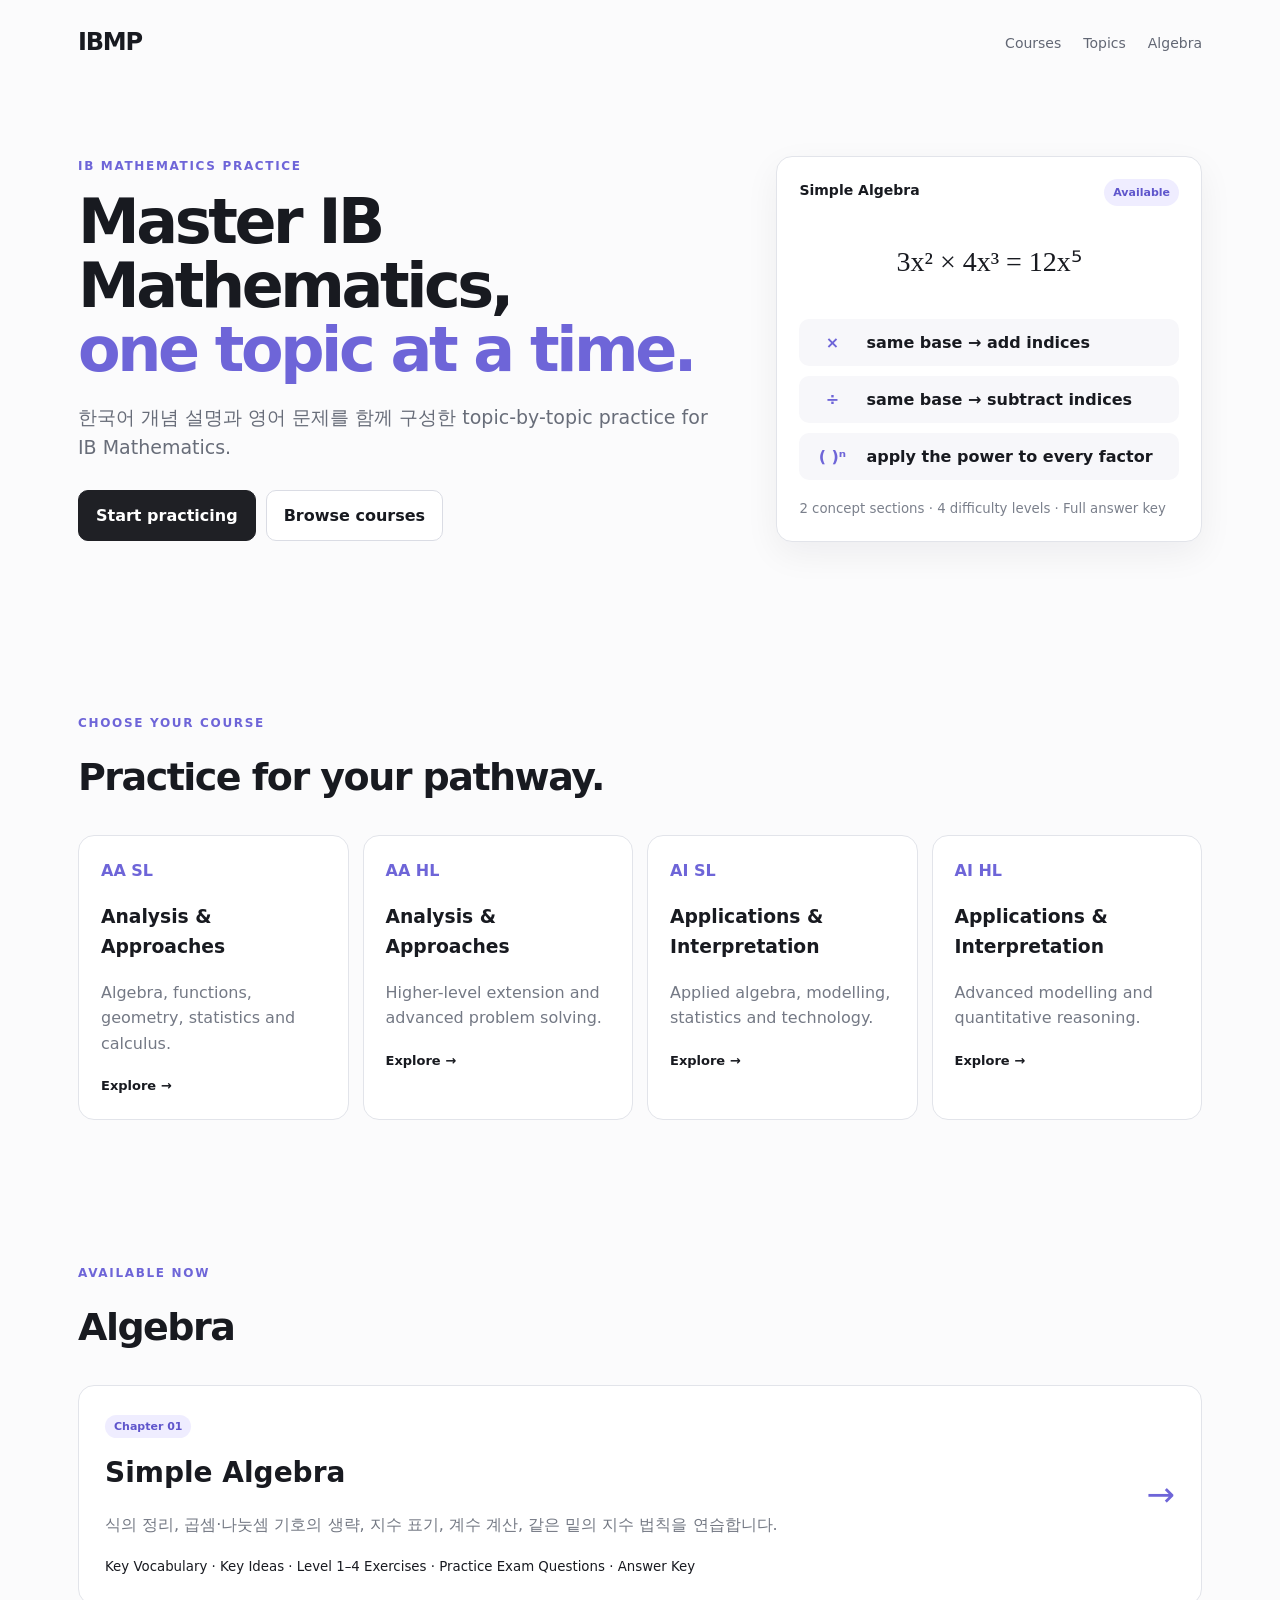
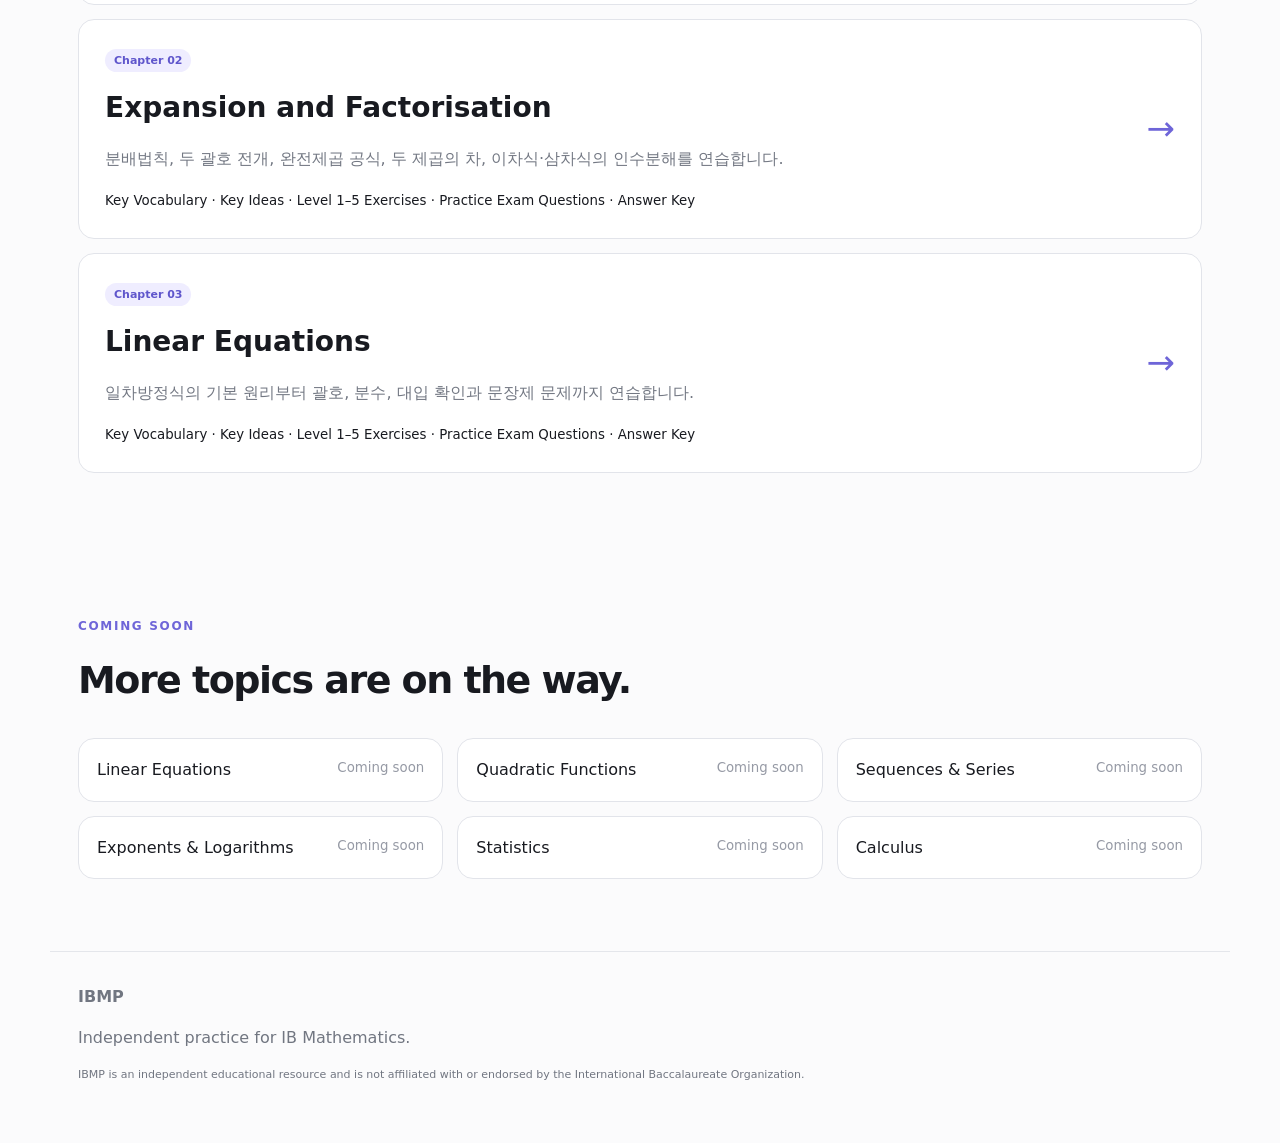
<file: index.html>
<!doctype html>
<html lang="en">
<head>
<meta charset="utf-8">
<meta name="viewport" content="width=device-width,initial-scale=1">
<title>IBMP — IB Mathematics Practice</title>
<link rel="stylesheet" href="styles.css">
</head>
<body>
<header class="header">
  <a class="brand" href="index.html">IBMP</a>
  <nav><a href="#courses">Courses</a><a href="#available">Topics</a><a href="algebra.html">Algebra</a></nav>
</header>

<main>
<section class="hero">
  <div>
    <div class="eyebrow">IB Mathematics Practice</div>
    <h1>Master IB Mathematics,<br><span>one topic at a time.</span></h1>
    <p>한국어 개념 설명과 영어 문제를 함께 구성한 topic-by-topic practice for IB Mathematics.</p>
    <div class="actions">
      <a class="btn primary" href="#available">Start practicing</a>
      <a class="btn" href="#courses">Browse courses</a>
    </div>
  </div>

  <div class="preview">
    <div class="preview-top"><strong>Simple Algebra</strong><span>Available</span></div>
    <div class="formula">3x² × 4x³ = 12x⁵</div>
    <div class="rule-stack">
      <div><span>×</span><b>same base → add indices</b></div>
      <div><span>÷</span><b>same base → subtract indices</b></div>
      <div><span>( )ⁿ</span><b>apply the power to every factor</b></div>
    </div>
    <small>2 concept sections · 4 difficulty levels · Full answer key</small>
  </div>
</section>

<section id="courses" class="section">
  <div class="eyebrow">Choose your course</div>
  <h2>Practice for your pathway.</h2>
  <div class="grid four">
    <a class="card" href="aa.html"><b>AA SL</b><h3>Analysis & Approaches</h3><p>Algebra, functions, geometry, statistics and calculus.</p><span>Explore →</span></a>
    <a class="card" href="aa.html"><b>AA HL</b><h3>Analysis & Approaches</h3><p>Higher-level extension and advanced problem solving.</p><span>Explore →</span></a>
    <a class="card" href="ai.html"><b>AI SL</b><h3>Applications & Interpretation</h3><p>Applied algebra, modelling, statistics and technology.</p><span>Explore →</span></a>
    <a class="card" href="ai.html"><b>AI HL</b><h3>Applications & Interpretation</h3><p>Advanced modelling and quantitative reasoning.</p><span>Explore →</span></a>
  </div>
</section>

<section id="available" class="section">
  <div class="eyebrow">Available now</div>
  <h2>Algebra</h2>
  <a class="featured" href="algebra.html">
    <div>
      <span class="pill">Chapter 01</span>
      <h3>Simple Algebra</h3>
      <p>식의 정리, 곱셈·나눗셈 기호의 생략, 지수 표기, 계수 계산, 같은 밑의 지수 법칙을 연습합니다.</p>
      <small>Key Vocabulary · Key Ideas · Level 1–4 Exercises · Practice Exam Questions · Answer Key</small>
    </div>
    <div class="arrow">→</div>
  </a>

  <a class="featured" href="chapter2.html" style="margin-top:14px;">
    <div>
      <span class="pill">Chapter 02</span>
      <h3>Expansion and Factorisation</h3>
      <p>분배법칙, 두 괄호 전개, 완전제곱 공식, 두 제곱의 차, 이차식·삼차식의 인수분해를 연습합니다.</p>
      <small>Key Vocabulary · Key Ideas · Level 1–5 Exercises · Practice Exam Questions · Answer Key</small>
    </div>
    <div class="arrow">→</div>
  </a>

  <a class="featured" href="chapter3.html" style="margin-top:14px;">
    <div>
      <span class="pill">Chapter 03</span>
      <h3>Linear Equations</h3>
      <p>일차방정식의 기본 원리부터 괄호, 분수, 대입 확인과 문장제 문제까지 연습합니다.</p>
      <small>Key Vocabulary · Key Ideas · Level 1–5 Exercises · Practice Exam Questions · Answer Key</small>
    </div>
    <div class="arrow">→</div>
  </a>
</section>

<section class="section">
  <div class="eyebrow">Coming soon</div>
  <h2>More topics are on the way.</h2>
  <div class="grid three">
    <div class="mini">Linear Equations <small>Coming soon</small></div>
    <div class="mini">Quadratic Functions <small>Coming soon</small></div>
    <div class="mini">Sequences & Series <small>Coming soon</small></div>
    <div class="mini">Exponents & Logarithms <small>Coming soon</small></div>
    <div class="mini">Statistics <small>Coming soon</small></div>
    <div class="mini">Calculus <small>Coming soon</small></div>
  </div>
</section>
</main>

<footer>
<strong>IBMP</strong>
<p>Independent practice for IB Mathematics.</p>
<p class="disclaimer">IBMP is an independent educational resource and is not affiliated with or endorsed by the International Baccalaureate Organization.</p>
</footer>
</body>
</html>
</file>
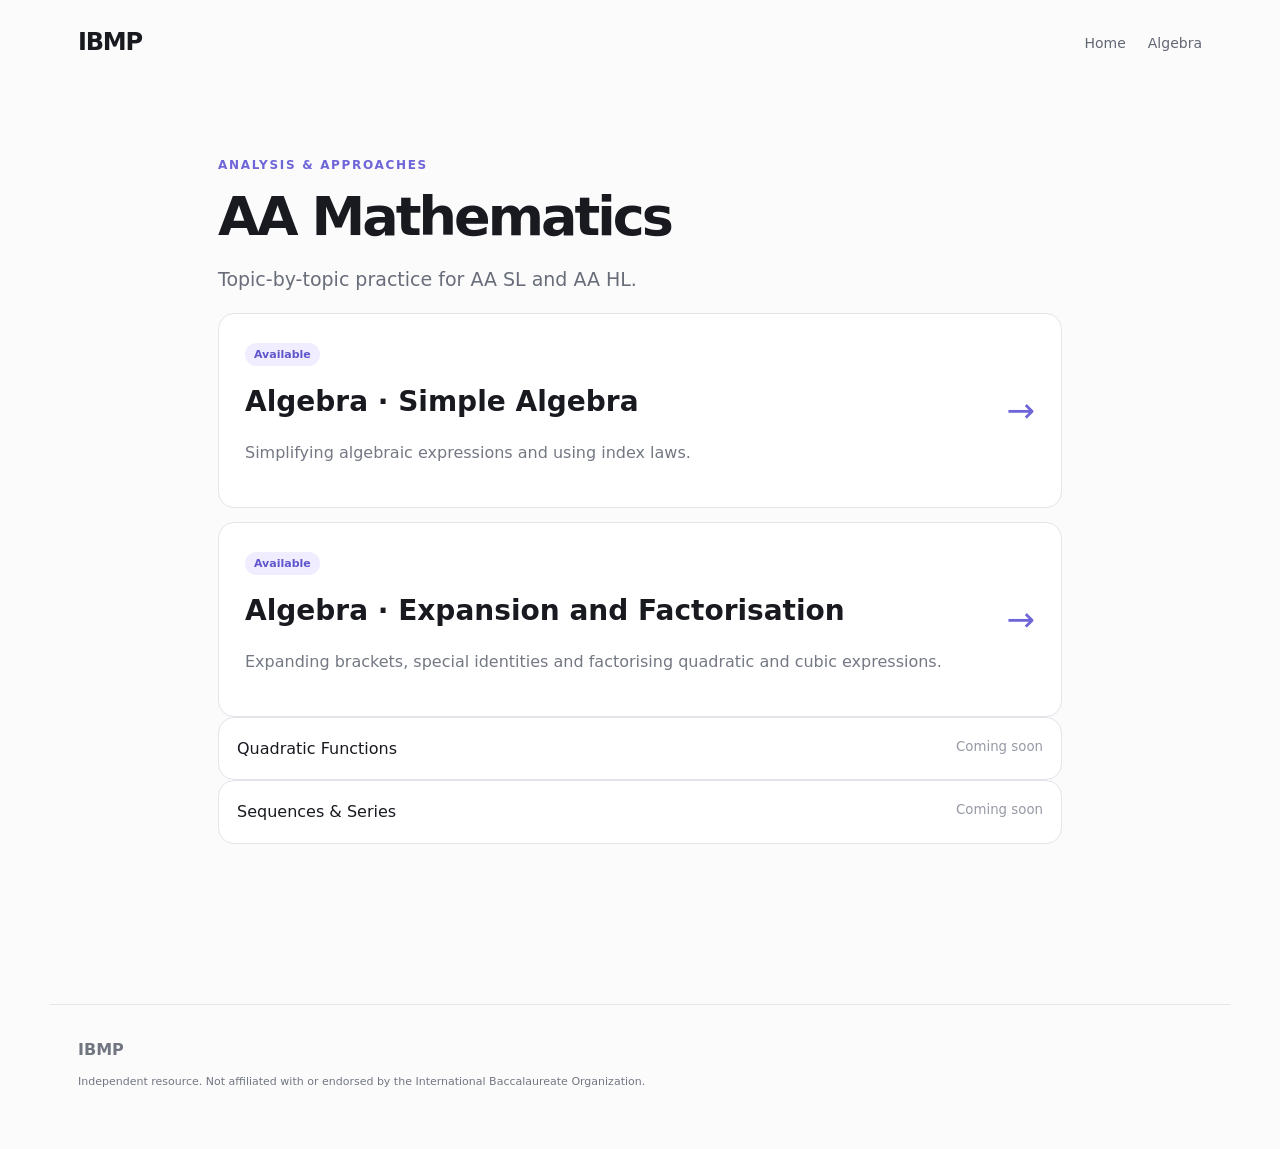
<file: aa.html>
<!doctype html><html lang="en"><head><meta charset="utf-8"><meta name="viewport" content="width=device-width,initial-scale=1"><title>AA — IBMP</title><link rel="stylesheet" href="styles.css"></head><body>
<header class="header"><a class="brand" href="index.html">IBMP</a><nav><a href="index.html">Home</a><a href="algebra.html">Algebra</a></nav></header>
<main class="page"><div class="eyebrow">Analysis & Approaches</div><h1>AA Mathematics</h1><p class="lead">Topic-by-topic practice for AA SL and AA HL.</p>
<a class="featured" href="algebra.html"><div><span class="pill">Available</span><h3>Algebra · Simple Algebra</h3><p>Simplifying algebraic expressions and using index laws.</p></div><div class="arrow">→</div></a>
<a class="featured" href="chapter2.html" style="margin-top:14px;"><div><span class="pill">Available</span><h3>Algebra · Expansion and Factorisation</h3><p>Expanding brackets, special identities and factorising quadratic and cubic expressions.</p></div><div class="arrow">→</div></a><div class="mini">Quadratic Functions <small>Coming soon</small></div><div class="mini">Sequences & Series <small>Coming soon</small></div></main>
<footer><strong>IBMP</strong><p class="disclaimer">Independent resource. Not affiliated with or endorsed by the International Baccalaureate Organization.</p></footer>
</body></html>
</file>
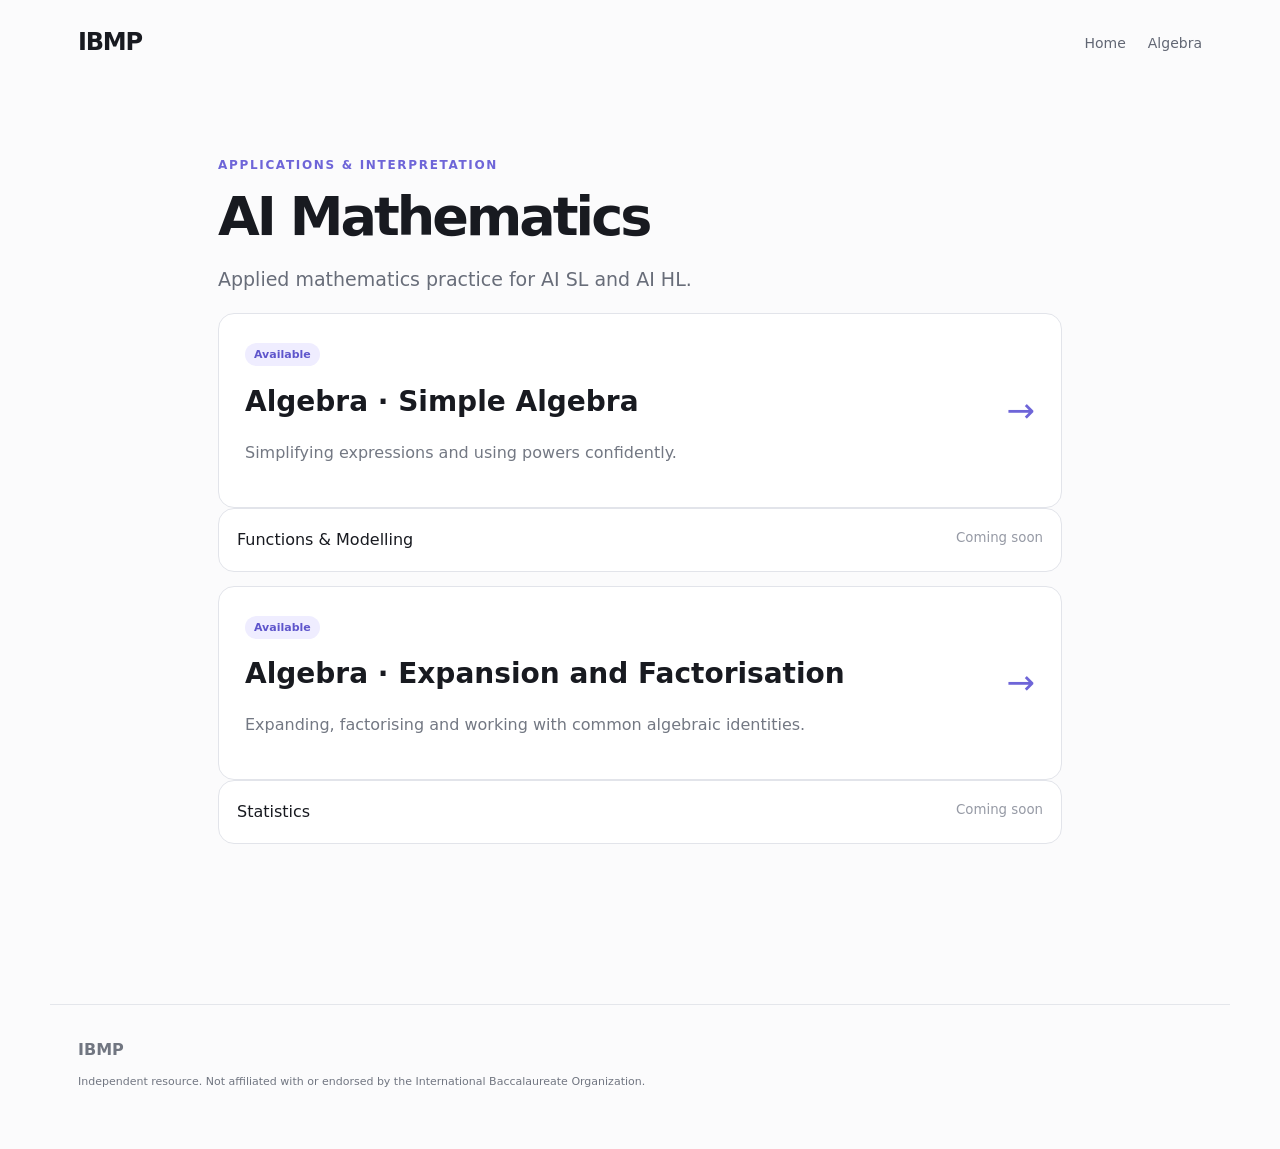
<file: ai.html>
<!doctype html><html lang="en"><head><meta charset="utf-8"><meta name="viewport" content="width=device-width,initial-scale=1"><title>AI — IBMP</title><link rel="stylesheet" href="styles.css"></head><body>
<header class="header"><a class="brand" href="index.html">IBMP</a><nav><a href="index.html">Home</a><a href="algebra.html">Algebra</a></nav></header>
<main class="page"><div class="eyebrow">Applications & Interpretation</div><h1>AI Mathematics</h1><p class="lead">Applied mathematics practice for AI SL and AI HL.</p>
<a class="featured" href="algebra.html"><div><span class="pill">Available</span><h3>Algebra · Simple Algebra</h3><p>Simplifying expressions and using powers confidently.</p></div><div class="arrow">→</div></a>
<div class="mini">Functions & Modelling <small>Coming soon</small></div><a class="featured" href="chapter2.html" style="margin-top:14px;"><div><span class="pill">Available</span><h3>Algebra · Expansion and Factorisation</h3><p>Expanding, factorising and working with common algebraic identities.</p></div><div class="arrow">→</div></a><div class="mini">Statistics <small>Coming soon</small></div></main>
<footer><strong>IBMP</strong><p class="disclaimer">Independent resource. Not affiliated with or endorsed by the International Baccalaureate Organization.</p></footer>
</body></html>
</file>
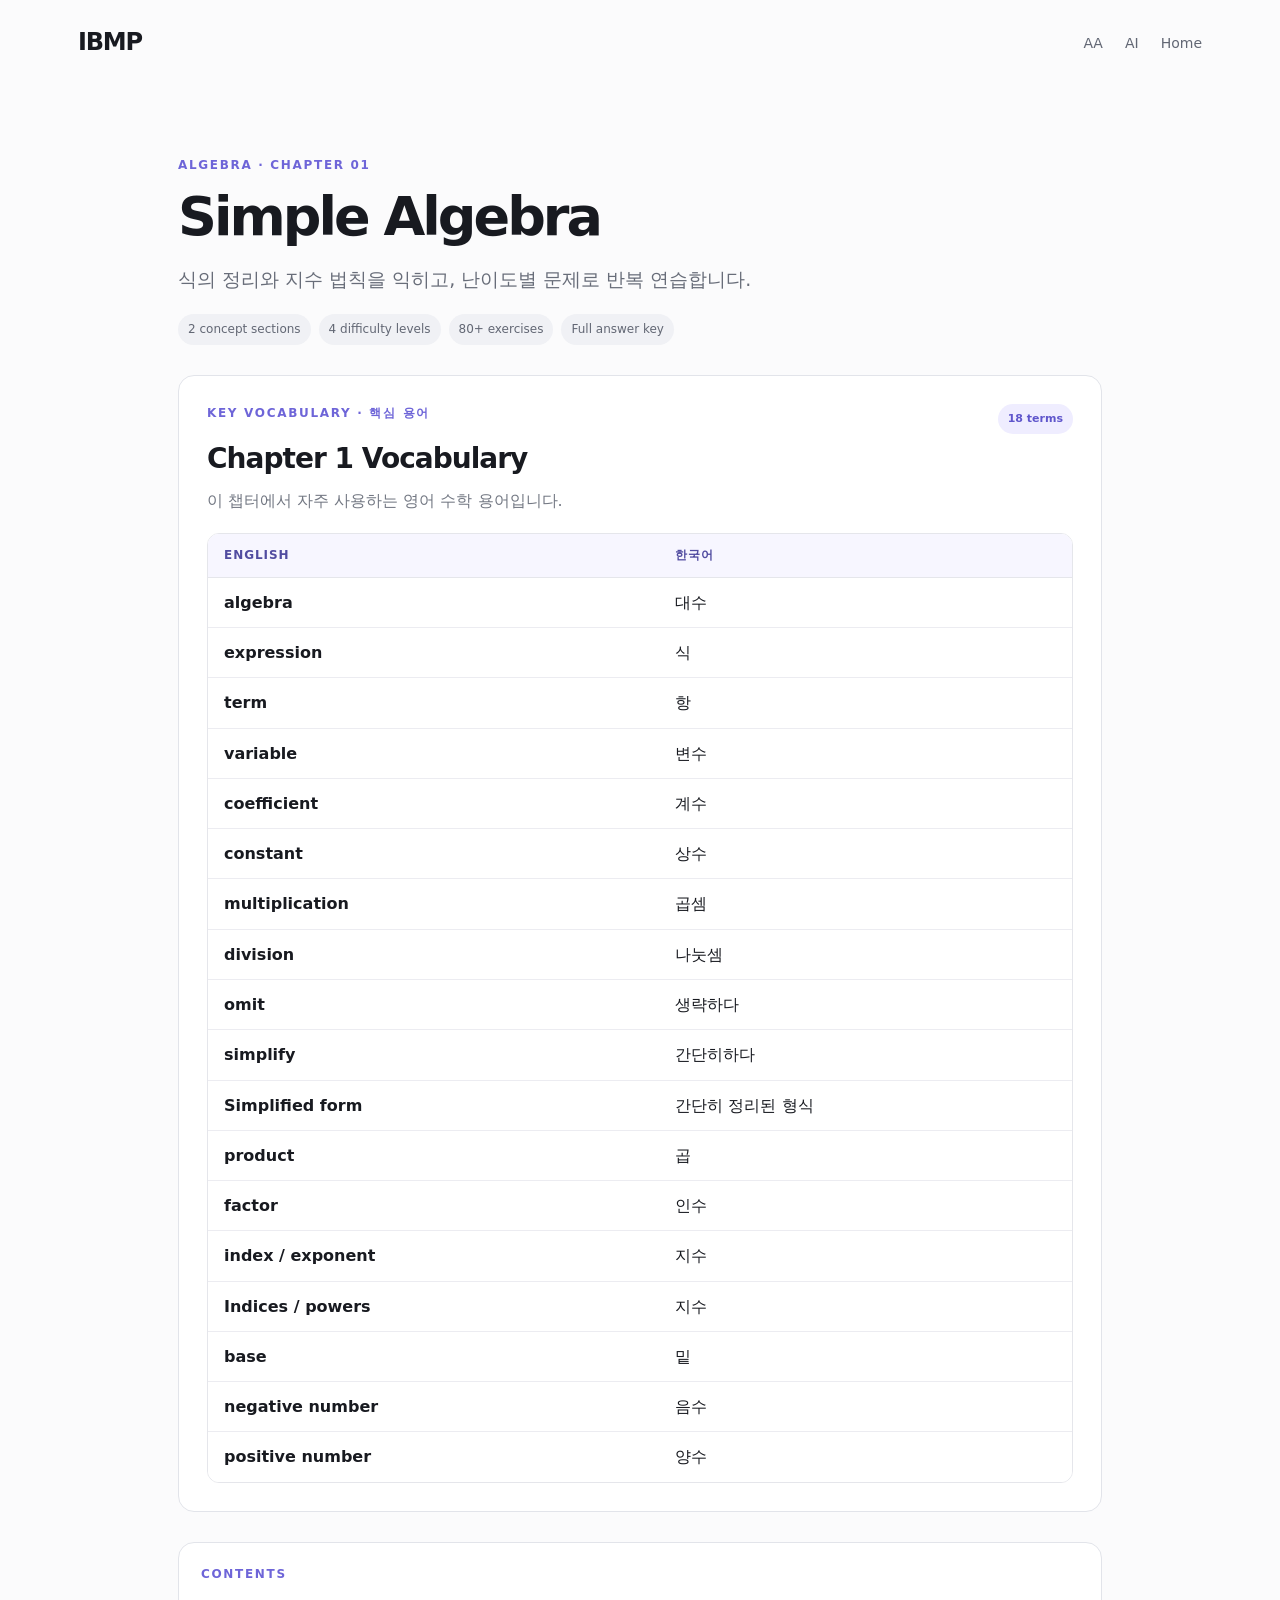
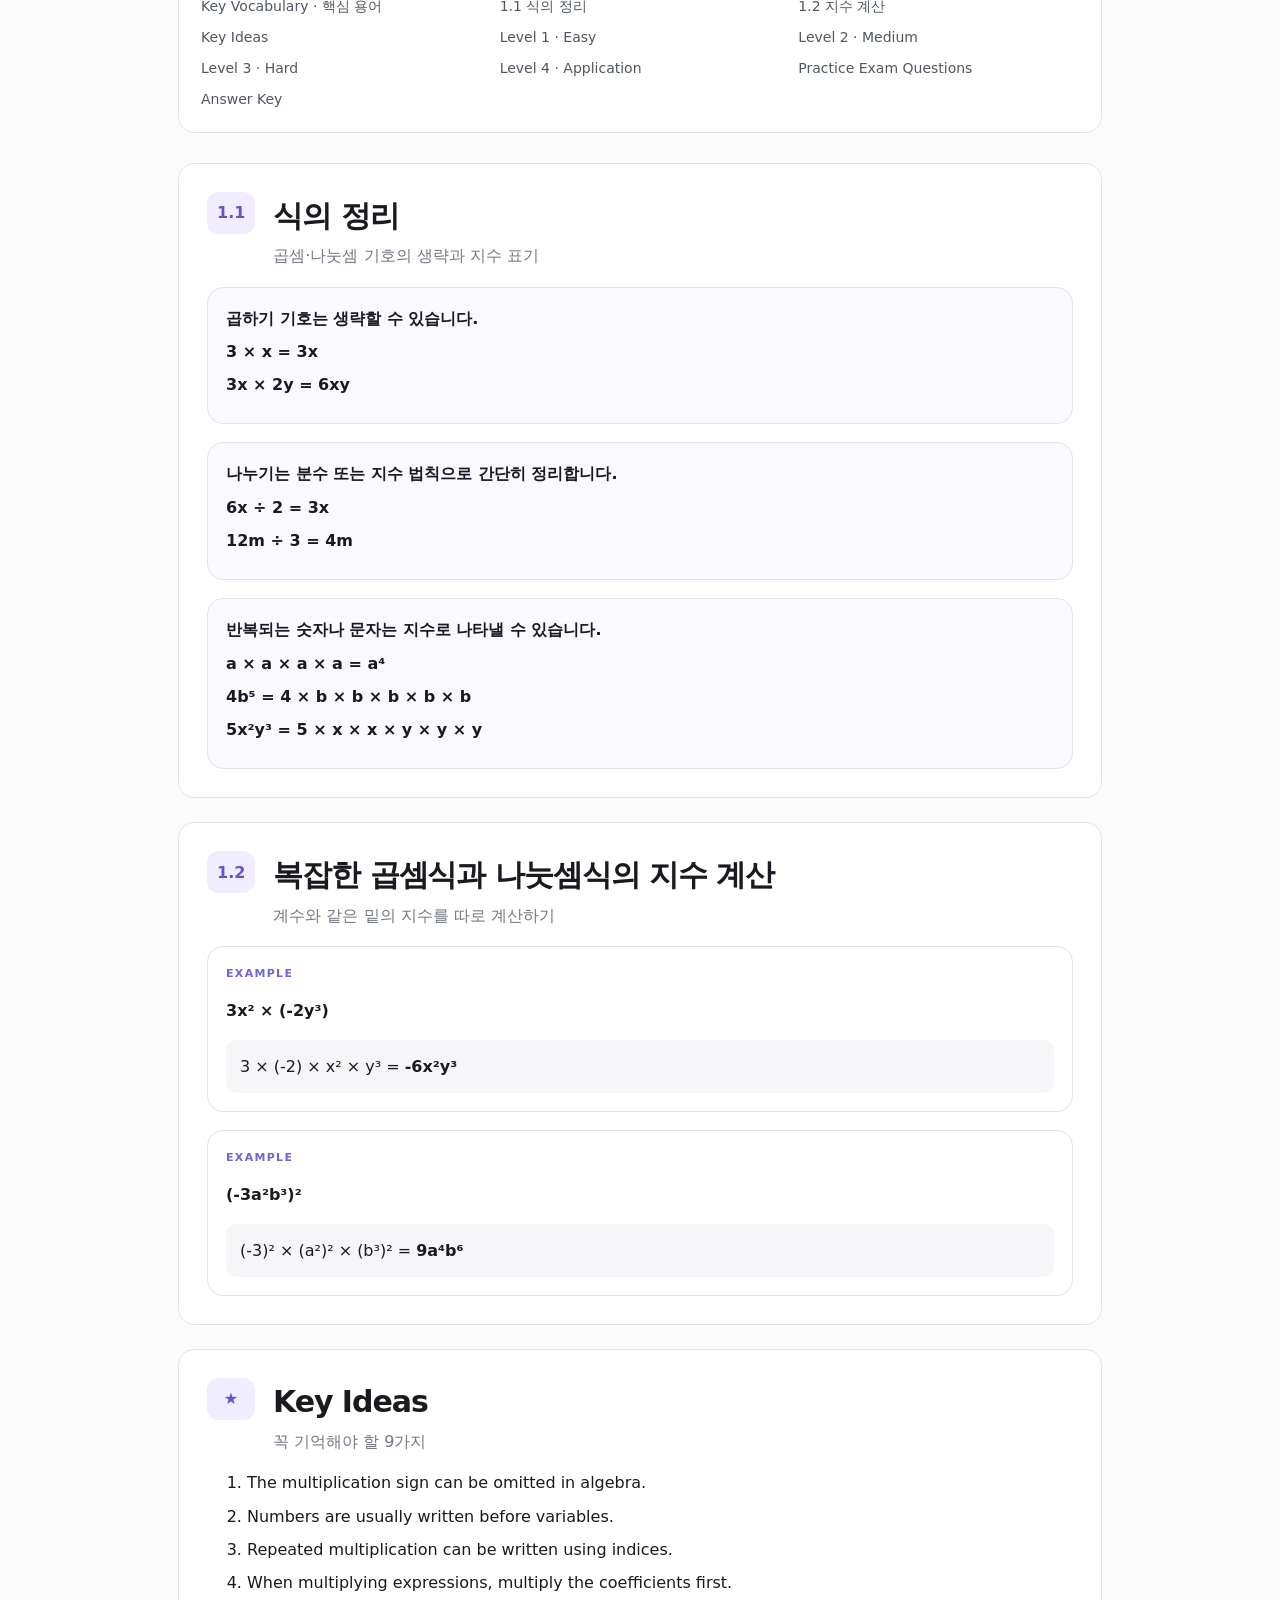
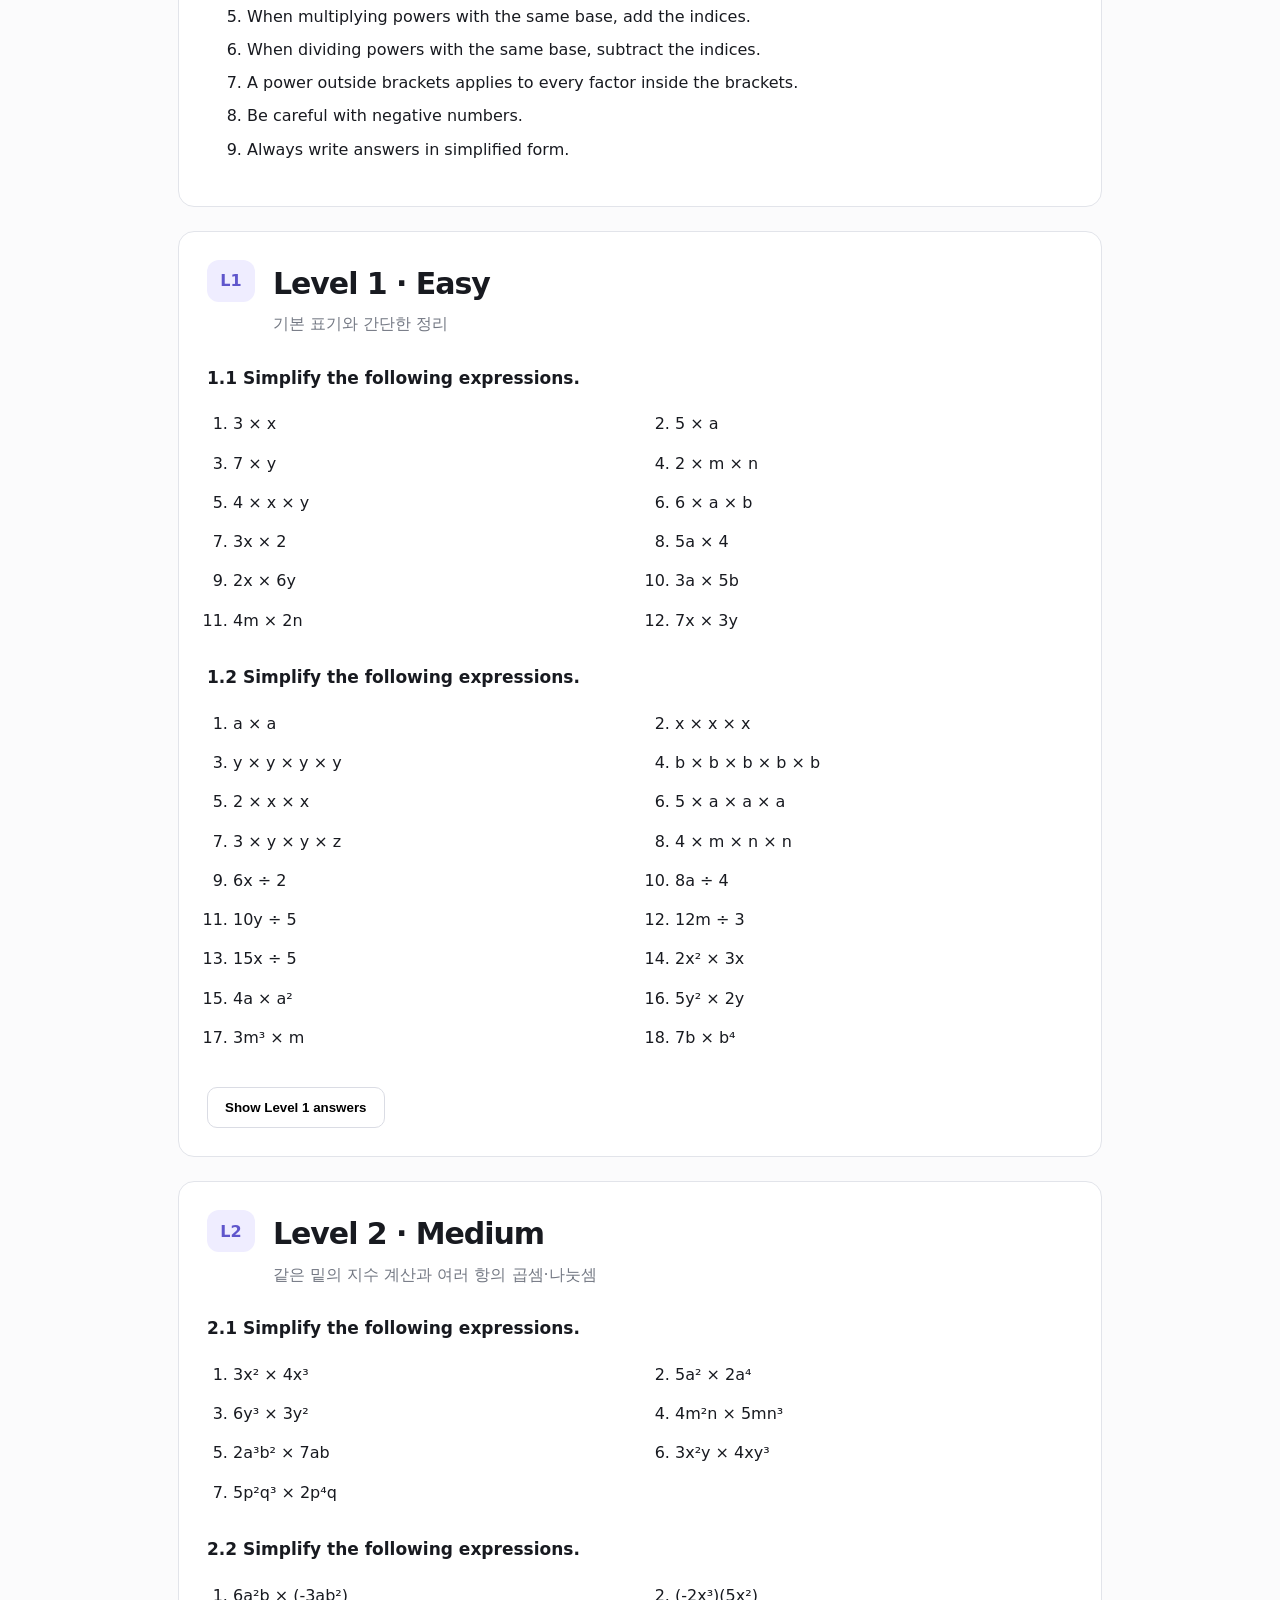
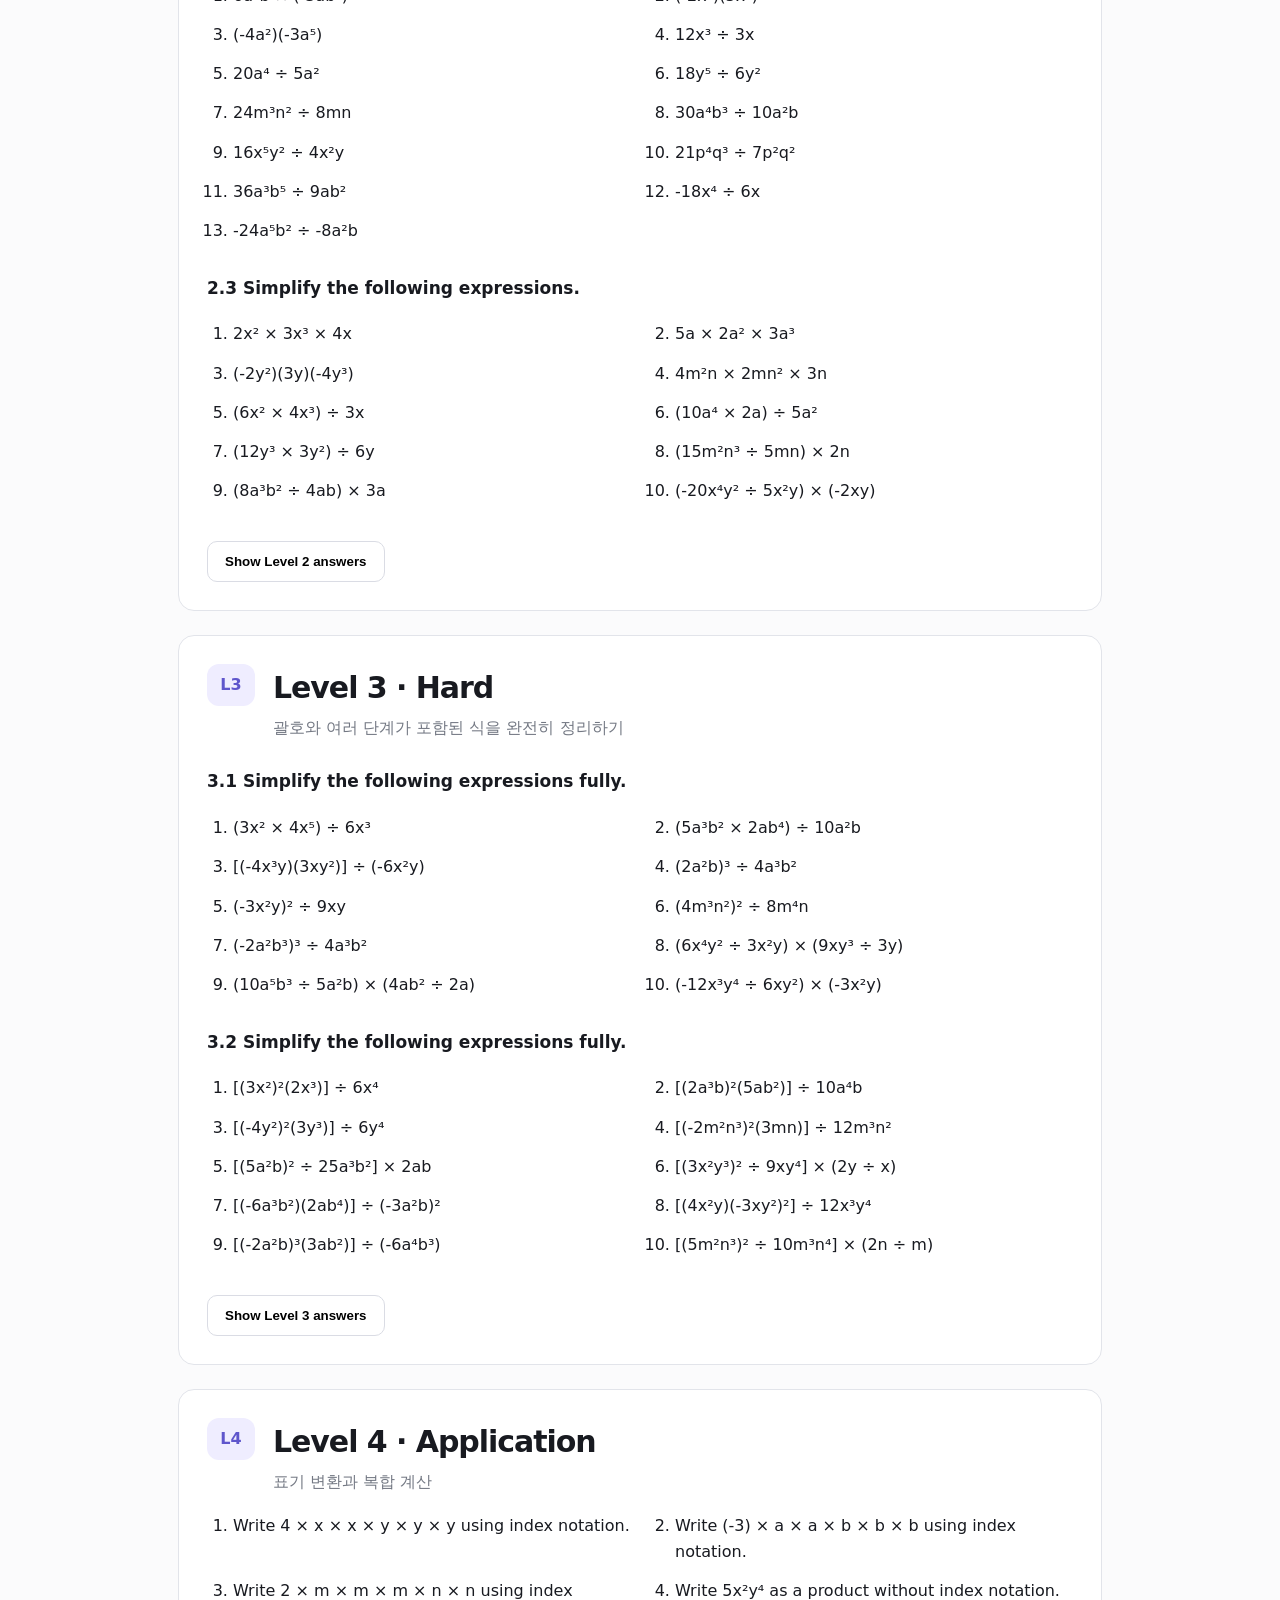
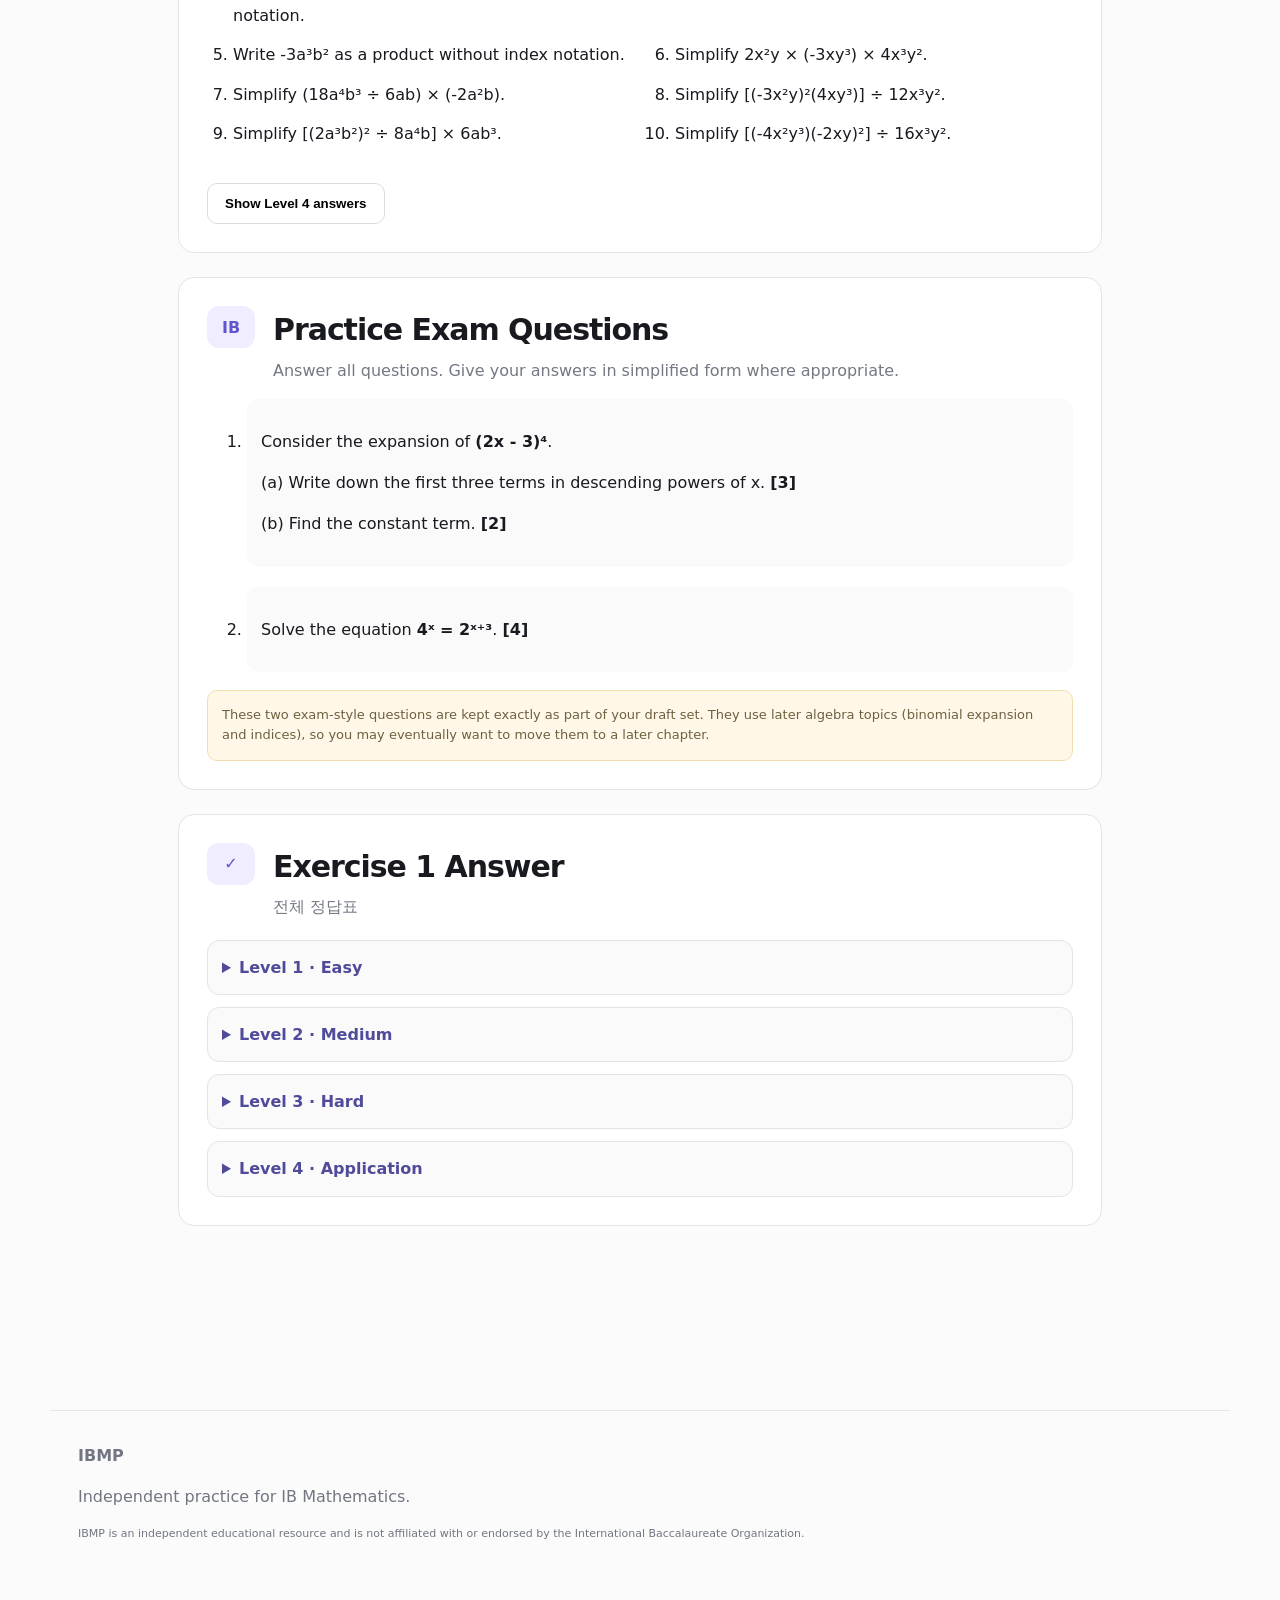
<file: algebra.html>
<!doctype html>
<html lang="en">
<head>
<meta charset="utf-8">
<meta name="viewport" content="width=device-width,initial-scale=1">
<title>Simple Algebra — IBMP</title>
<link rel="stylesheet" href="styles.css">
<script defer src="script.js"></script>
</head>
<body>
<header class="header">
  <a class="brand" href="index.html">IBMP</a>
  <nav><a href="aa.html">AA</a><a href="ai.html">AI</a><a href="index.html">Home</a></nav>
</header>

<main class="page wide">
  <div class="eyebrow">Algebra · Chapter 01</div>
  <h1>Simple Algebra</h1>
  <p class="lead">식의 정리와 지수 법칙을 익히고, 난이도별 문제로 반복 연습합니다.</p>

  <div class="chapter-meta">
    <span>2 concept sections</span><span>4 difficulty levels</span><span>80+ exercises</span><span>Full answer key</span>
  </div>


  <section id="vocabulary" style="padding:28px;margin:30px 0;background:#fff;border:1px solid #e2e4ea;border-radius:16px;">
    <div style="display:flex;justify-content:space-between;align-items:flex-start;gap:20px;margin-bottom:20px;">
      <div>
        <div class="eyebrow">Key Vocabulary · 핵심 용어</div>
        <h2 style="margin:0 0 6px;font-size:28px;letter-spacing:-0.035em;">Chapter 1 Vocabulary</h2>
        <p style="margin:0;color:#737883;">이 챕터에서 자주 사용하는 영어 수학 용어입니다.</p>
      </div>
      <span style="flex:0 0 auto;padding:6px 10px;background:#efedff;color:#5f56cc;border-radius:999px;font-size:11px;font-weight:800;">18 terms</span>
    </div>

    <div style="overflow:hidden;border:1px solid #e5e6eb;border-radius:12px;">
      <table style="width:100%;border-collapse:collapse;background:#fff;">
        <thead>
          <tr>
            <th style="padding:12px 16px;text-align:left;background:#f7f6ff;color:#514ca0;font-size:12px;text-transform:uppercase;letter-spacing:.08em;border-bottom:1px solid #e5e6eb;">English</th>
            <th style="padding:12px 16px;text-align:left;background:#f7f6ff;color:#514ca0;font-size:12px;text-transform:uppercase;letter-spacing:.08em;border-bottom:1px solid #e5e6eb;">한국어</th>
          </tr>
        </thead>
        <tbody>
          <tr><td style="padding:12px 16px;border-bottom:1px solid #ececf1;font-weight:700;">algebra</td><td style="padding:12px 16px;border-bottom:1px solid #ececf1;">대수</td></tr>
          <tr><td style="padding:12px 16px;border-bottom:1px solid #ececf1;font-weight:700;">expression</td><td style="padding:12px 16px;border-bottom:1px solid #ececf1;">식</td></tr>
          <tr><td style="padding:12px 16px;border-bottom:1px solid #ececf1;font-weight:700;">term</td><td style="padding:12px 16px;border-bottom:1px solid #ececf1;">항</td></tr>
          <tr><td style="padding:12px 16px;border-bottom:1px solid #ececf1;font-weight:700;">variable</td><td style="padding:12px 16px;border-bottom:1px solid #ececf1;">변수</td></tr>
          <tr><td style="padding:12px 16px;border-bottom:1px solid #ececf1;font-weight:700;">coefficient</td><td style="padding:12px 16px;border-bottom:1px solid #ececf1;">계수</td></tr>
          <tr><td style="padding:12px 16px;border-bottom:1px solid #ececf1;font-weight:700;">constant</td><td style="padding:12px 16px;border-bottom:1px solid #ececf1;">상수</td></tr>
          <tr><td style="padding:12px 16px;border-bottom:1px solid #ececf1;font-weight:700;">multiplication</td><td style="padding:12px 16px;border-bottom:1px solid #ececf1;">곱셈</td></tr>
          <tr><td style="padding:12px 16px;border-bottom:1px solid #ececf1;font-weight:700;">division</td><td style="padding:12px 16px;border-bottom:1px solid #ececf1;">나눗셈</td></tr>
          <tr><td style="padding:12px 16px;border-bottom:1px solid #ececf1;font-weight:700;">omit</td><td style="padding:12px 16px;border-bottom:1px solid #ececf1;">생략하다</td></tr>
          <tr><td style="padding:12px 16px;border-bottom:1px solid #ececf1;font-weight:700;">simplify</td><td style="padding:12px 16px;border-bottom:1px solid #ececf1;">간단히하다</td></tr>
          <tr><td style="padding:12px 16px;border-bottom:1px solid #ececf1;font-weight:700;">Simplified form</td><td style="padding:12px 16px;border-bottom:1px solid #ececf1;">간단히 정리된 형식</td></tr>
          <tr><td style="padding:12px 16px;border-bottom:1px solid #ececf1;font-weight:700;">product</td><td style="padding:12px 16px;border-bottom:1px solid #ececf1;">곱</td></tr>
          <tr><td style="padding:12px 16px;border-bottom:1px solid #ececf1;font-weight:700;">factor</td><td style="padding:12px 16px;border-bottom:1px solid #ececf1;">인수</td></tr>
          <tr><td style="padding:12px 16px;border-bottom:1px solid #ececf1;font-weight:700;">index / exponent</td><td style="padding:12px 16px;border-bottom:1px solid #ececf1;">지수</td></tr>
          <tr><td style="padding:12px 16px;border-bottom:1px solid #ececf1;font-weight:700;">Indices / powers</td><td style="padding:12px 16px;border-bottom:1px solid #ececf1;">지수</td></tr>
          <tr><td style="padding:12px 16px;border-bottom:1px solid #ececf1;font-weight:700;">base</td><td style="padding:12px 16px;border-bottom:1px solid #ececf1;">밑</td></tr>
          <tr><td style="padding:12px 16px;border-bottom:1px solid #ececf1;font-weight:700;">negative number</td><td style="padding:12px 16px;border-bottom:1px solid #ececf1;">음수</td></tr>
          <tr><td style="padding:12px 16px;font-weight:700;">positive number</td><td style="padding:12px 16px;">양수</td></tr>
        </tbody>
      </table>
    </div>
  </section>

  <aside class="toc">
    <div class="eyebrow">Contents</div>
    <a href="#vocabulary">Key Vocabulary · 핵심 용어</a>
    <a href="#s11">1.1 식의 정리</a>
    <a href="#s12">1.2 지수 계산</a>
    <a href="#keys">Key Ideas</a>
    <a href="#level1">Level 1 · Easy</a>
    <a href="#level2">Level 2 · Medium</a>
    <a href="#level3">Level 3 · Hard</a>
    <a href="#level4">Level 4 · Application</a>
    <a href="#exam">Practice Exam Questions</a>
    <a href="#answers">Answer Key</a>
  </aside>

  <section id="s11" class="lesson">
    <div class="lesson-head"><span class="num">1.1</span><div><h2>식의 정리</h2><p>곱셈·나눗셈 기호의 생략과 지수 표기</p></div></div>

    <div class="key-box">
      <strong>곱하기 기호는 생략할 수 있습니다.</strong>
      <p><b>3 × x = 3x</b></p>
      <p><b>3x × 2y = 6xy</b></p>
    </div>

    <div class="key-box">
      <strong>나누기는 분수 또는 지수 법칙으로 간단히 정리합니다.</strong>
      <p><b>6x ÷ 2 = 3x</b></p>
      <p><b>12m ÷ 3 = 4m</b></p>
    </div>

    <div class="key-box">
      <strong>반복되는 숫자나 문자는 지수로 나타낼 수 있습니다.</strong>
      <p><b>a × a × a × a = a⁴</b></p>
      <p><b>4b⁵ = 4 × b × b × b × b × b</b></p>
      <p><b>5x²y³ = 5 × x × x × y × y × y</b></p>
    </div>
  </section>

  <section id="s12" class="lesson">
    <div class="lesson-head"><span class="num">1.2</span><div><h2>복잡한 곱셈식과 나눗셈식의 지수 계산</h2><p>계수와 같은 밑의 지수를 따로 계산하기</p></div></div>

    <div class="example"><div class="tag">Example</div><p><b>3x² × (-2y³)</b></p><div class="solution">3 × (-2) × x² × y³ = <b>-6x²y³</b></div></div>
    <div class="example"><div class="tag">Example</div><p><b>(-3a²b³)²</b></p><div class="solution">(-3)² × (a²)² × (b³)² = <b>9a⁴b⁶</b></div></div>
  </section>

  <section id="keys" class="lesson">
    <div class="lesson-head"><span class="num">★</span><div><h2>Key Ideas</h2><p>꼭 기억해야 할 9가지</p></div></div>
    <ol class="key-list">
      <li>The multiplication sign can be omitted in algebra.</li>
      <li>Numbers are usually written before variables.</li>
      <li>Repeated multiplication can be written using indices.</li>
      <li>When multiplying expressions, multiply the coefficients first.</li>
      <li>When multiplying powers with the same base, add the indices.</li>
      <li>When dividing powers with the same base, subtract the indices.</li>
      <li>A power outside brackets applies to every factor inside the brackets.</li>
      <li>Be careful with negative numbers.</li>
      <li>Always write answers in simplified form.</li>
    </ol>
  </section>

  <section id="level1" class="lesson exercise">
    <div class="lesson-head"><span class="num">L1</span><div><h2>Level 1 · Easy</h2><p>기본 표기와 간단한 정리</p></div></div>
    <h3>1.1 Simplify the following expressions.</h3>
    <ol class="questions"><li>3 × x</li><li>5 × a</li><li>7 × y</li><li>2 × m × n</li><li>4 × x × y</li><li>6 × a × b</li><li>3x × 2</li><li>5a × 4</li><li>2x × 6y</li><li>3a × 5b</li><li>4m × 2n</li><li>7x × 3y</li></ol>
    <h3>1.2 Simplify the following expressions.</h3>
    <ol class="questions"><li>a × a</li><li>x × x × x</li><li>y × y × y × y</li><li>b × b × b × b × b</li><li>2 × x × x</li><li>5 × a × a × a</li><li>3 × y × y × z</li><li>4 × m × n × n</li><li>6x ÷ 2</li><li>8a ÷ 4</li><li>10y ÷ 5</li><li>12m ÷ 3</li><li>15x ÷ 5</li><li>2x² × 3x</li><li>4a × a²</li><li>5y² × 2y</li><li>3m³ × m</li><li>7b × b⁴</li></ol>
    <button class="reveal" data-target="ans-l1">Show Level 1 answers</button>
    <div id="ans-l1" class="answer hidden">
      <h4>1.1</h4><ol class="questions"><li>3x</li><li>5a</li><li>7y</li><li>2mn</li><li>4xy</li><li>6ab</li><li>6x</li><li>20a</li><li>12xy</li><li>15ab</li><li>8mn</li><li>21xy</li></ol>
      <h4>1.2</h4><ol class="questions"><li>a²</li><li>x³</li><li>y⁴</li><li>b⁵</li><li>2x²</li><li>5a³</li><li>3y²z</li><li>4mn²</li><li>3x</li><li>2a</li><li>2y</li><li>4m</li><li>3x</li><li>6x³</li><li>4a³</li><li>10y³</li><li>3m⁴</li><li>7b⁵</li></ol>
    </div>
  </section>

  <section id="level2" class="lesson exercise">
    <div class="lesson-head"><span class="num">L2</span><div><h2>Level 2 · Medium</h2><p>같은 밑의 지수 계산과 여러 항의 곱셈·나눗셈</p></div></div>
    <h3>2.1 Simplify the following expressions.</h3><ol class="questions"><li>3x² × 4x³</li><li>5a² × 2a⁴</li><li>6y³ × 3y²</li><li>4m²n × 5mn³</li><li>2a³b² × 7ab</li><li>3x²y × 4xy³</li><li>5p²q³ × 2p⁴q</li></ol>
    <h3>2.2 Simplify the following expressions.</h3><ol class="questions"><li>6a²b × (-3ab²)</li><li>(-2x³)(5x²)</li><li>(-4a²)(-3a⁵)</li><li>12x³ ÷ 3x</li><li>20a⁴ ÷ 5a²</li><li>18y⁵ ÷ 6y²</li><li>24m³n² ÷ 8mn</li><li>30a⁴b³ ÷ 10a²b</li><li>16x⁵y² ÷ 4x²y</li><li>21p⁴q³ ÷ 7p²q²</li><li>36a³b⁵ ÷ 9ab²</li><li>-18x⁴ ÷ 6x</li><li>-24a⁵b² ÷ -8a²b</li></ol>
    <h3>2.3 Simplify the following expressions.</h3><ol class="questions"><li>2x² × 3x³ × 4x</li><li>5a × 2a² × 3a³</li><li>(-2y²)(3y)(-4y³)</li><li>4m²n × 2mn² × 3n</li><li>(6x² × 4x³) ÷ 3x</li><li>(10a⁴ × 2a) ÷ 5a²</li><li>(12y³ × 3y²) ÷ 6y</li><li>(15m²n³ ÷ 5mn) × 2n</li><li>(8a³b² ÷ 4ab) × 3a</li><li>(-20x⁴y² ÷ 5x²y) × (-2xy)</li></ol>
    <button class="reveal" data-target="ans-l2">Show Level 2 answers</button>
    <div id="ans-l2" class="answer hidden">
      <h4>2.1</h4><ol class="questions"><li>12x⁵</li><li>10a⁶</li><li>18y⁵</li><li>20m³n⁴</li><li>14a⁴b³</li><li>12x³y⁴</li><li>10p⁶q⁴</li></ol>
      <h4>2.2</h4><ol class="questions"><li>-18a³b³</li><li>-10x⁵</li><li>12a⁷</li><li>4x²</li><li>4a²</li><li>3y³</li><li>3m²n</li><li>3a²b²</li><li>4x³y</li><li>3p²q</li><li>4a²b³</li><li>-3x³</li><li>3a³b</li></ol>
      <h4>2.3</h4><ol class="questions"><li>24x⁶</li><li>30a⁶</li><li>24y⁶</li><li>24m³n⁴</li><li>8x⁴</li><li>4a³</li><li>6y⁴</li><li>6mn³</li><li>6a³b</li><li>8x³y²</li></ol>
    </div>
  </section>

  <section id="level3" class="lesson exercise">
    <div class="lesson-head"><span class="num">L3</span><div><h2>Level 3 · Hard</h2><p>괄호와 여러 단계가 포함된 식을 완전히 정리하기</p></div></div>
    <h3>3.1 Simplify the following expressions fully.</h3><ol class="questions"><li>(3x² × 4x⁵) ÷ 6x³</li><li>(5a³b² × 2ab⁴) ÷ 10a²b</li><li>[(-4x³y)(3xy²)] ÷ (-6x²y)</li><li>(2a²b)³ ÷ 4a³b²</li><li>(-3x²y)² ÷ 9xy</li><li>(4m³n²)² ÷ 8m⁴n</li><li>(-2a²b³)³ ÷ 4a³b²</li><li>(6x⁴y² ÷ 3x²y) × (9xy³ ÷ 3y)</li><li>(10a⁵b³ ÷ 5a²b) × (4ab² ÷ 2a)</li><li>(-12x³y⁴ ÷ 6xy²) × (-3x²y)</li></ol>
    <h3>3.2 Simplify the following expressions fully.</h3><ol class="questions"><li>[(3x²)²(2x³)] ÷ 6x⁴</li><li>[(2a³b)²(5ab²)] ÷ 10a⁴b</li><li>[(-4y²)²(3y³)] ÷ 6y⁴</li><li>[(-2m²n³)²(3mn)] ÷ 12m³n²</li><li>[(5a²b)² ÷ 25a³b²] × 2ab</li><li>[(3x²y³)² ÷ 9xy⁴] × (2y ÷ x)</li><li>[(-6a³b²)(2ab⁴)] ÷ (-3a²b)²</li><li>[(4x²y)(-3xy²)²] ÷ 12x³y⁴</li><li>[(-2a²b)³(3ab²)] ÷ (-6a⁴b³)</li><li>[(5m²n³)² ÷ 10m³n⁴] × (2n ÷ m)</li></ol>
    <button class="reveal" data-target="ans-l3">Show Level 3 answers</button>
    <div id="ans-l3" class="answer hidden">
      <h4>3.1</h4><ol class="questions"><li>2x⁴</li><li>a²b⁵</li><li>2x²y²</li><li>2a³b</li><li>x³y</li><li>2m²n³</li><li>-2a³b⁷</li><li>6x³y³</li><li>4a³b⁴</li><li>6x⁴y³</li></ol>
      <h4>3.2</h4><ol class="questions"><li>3x³</li><li>2a³b³</li><li>8y³</li><li>m²n⁵</li><li>2a²b</li><li>2x²y³</li><li>-4b⁴/3</li><li>3xy</li><li>4a³b²</li><li>5n³</li></ol>
    </div>
  </section>

  <section id="level4" class="lesson exercise">
    <div class="lesson-head"><span class="num">L4</span><div><h2>Level 4 · Application</h2><p>표기 변환과 복합 계산</p></div></div>
    <ol class="questions"><li>Write 4 × x × x × y × y × y using index notation.</li><li>Write (-3) × a × a × b × b × b using index notation.</li><li>Write 2 × m × m × m × n × n using index notation.</li><li>Write 5x²y⁴ as a product without index notation.</li><li>Write -3a³b² as a product without index notation.</li><li>Simplify 2x²y × (-3xy³) × 4x³y².</li><li>Simplify (18a⁴b³ ÷ 6ab) × (-2a²b).</li><li>Simplify [(-3x²y)²(4xy³)] ÷ 12x³y².</li><li>Simplify [(2a³b²)² ÷ 8a⁴b] × 6ab³.</li><li>Simplify [(-4x²y³)(-2xy)²] ÷ 16x³y².</li></ol>
    <button class="reveal" data-target="ans-l4">Show Level 4 answers</button>
    <div id="ans-l4" class="answer hidden"><ol class="questions"><li>4x²y³</li><li>-3a²b³</li><li>2m³n²</li><li>5 × x × x × y × y × y × y</li><li>(-3) × a × a × a × b × b</li><li>-24x⁶y⁶</li><li>-6a⁵b³</li><li>3x²y³</li><li>3a³b⁶</li><li>-xy³</li></ol></div>
  </section>

  <section id="exam" class="lesson exercise">
    <div class="lesson-head"><span class="num">IB</span><div><h2>Practice Exam Questions</h2><p>Answer all questions. Give your answers in simplified form where appropriate.</p></div></div>
    <ol class="exam-list">
      <li><p>Consider the expansion of <b>(2x - 3)⁴</b>.</p><p>(a) Write down the first three terms in descending powers of x. <b>[3]</b></p><p>(b) Find the constant term. <b>[2]</b></p></li>
      <li><p>Solve the equation <b>4ˣ = 2ˣ⁺³</b>. <b>[4]</b></p></li>
    </ol>
    <div class="note">These two exam-style questions are kept exactly as part of your draft set. They use later algebra topics (binomial expansion and indices), so you may eventually want to move them to a later chapter.</div>
  </section>

  <section id="answers" class="lesson">
    <div class="lesson-head"><span class="num">✓</span><div><h2>Exercise 1 Answer</h2><p>전체 정답표</p></div></div>
    <div class="answer-grid">
      <details><summary>Level 1 · Easy</summary><h4>1.1</h4><ol class="questions"><li>3x</li><li>5a</li><li>7y</li><li>2mn</li><li>4xy</li><li>6ab</li><li>6x</li><li>20a</li><li>12xy</li><li>15ab</li><li>8mn</li><li>21xy</li></ol><h4>1.2</h4><ol class="questions"><li>a²</li><li>x³</li><li>y⁴</li><li>b⁵</li><li>2x²</li><li>5a³</li><li>3y²z</li><li>4mn²</li><li>3x</li><li>2a</li><li>2y</li><li>4m</li><li>3x</li><li>6x³</li><li>4a³</li><li>10y³</li><li>3m⁴</li><li>7b⁵</li></ol></details>
      <details><summary>Level 2 · Medium</summary><h4>2.1</h4><ol class="questions"><li>12x⁵</li><li>10a⁶</li><li>18y⁵</li><li>20m³n⁴</li><li>14a⁴b³</li><li>12x³y⁴</li><li>10p⁶q⁴</li></ol><h4>2.2</h4><ol class="questions"><li>-18a³b³</li><li>-10x⁵</li><li>12a⁷</li><li>4x²</li><li>4a²</li><li>3y³</li><li>3m²n</li><li>3a²b²</li><li>4x³y</li><li>3p²q</li><li>4a²b³</li><li>-3x³</li><li>3a³b</li></ol><h4>2.3</h4><ol class="questions"><li>24x⁶</li><li>30a⁶</li><li>24y⁶</li><li>24m³n⁴</li><li>8x⁴</li><li>4a³</li><li>6y⁴</li><li>6mn³</li><li>6a³b</li><li>8x³y²</li></ol></details>
      <details><summary>Level 3 · Hard</summary><h4>3.1</h4><ol class="questions"><li>2x⁴</li><li>a²b⁵</li><li>2x²y²</li><li>2a³b</li><li>x³y</li><li>2m²n³</li><li>-2a³b⁷</li><li>6x³y³</li><li>4a³b⁴</li><li>6x⁴y³</li></ol><h4>3.2</h4><ol class="questions"><li>3x³</li><li>2a³b³</li><li>8y³</li><li>m²n⁵</li><li>2a²b</li><li>2x²y³</li><li>-4b⁴/3</li><li>3xy</li><li>4a³b²</li><li>5n³</li></ol></details>
      <details><summary>Level 4 · Application</summary><ol class="questions"><li>4x²y³</li><li>-3a²b³</li><li>2m³n²</li><li>5 × x × x × y × y × y × y</li><li>(-3) × a × a × a × b × b</li><li>-24x⁶y⁶</li><li>-6a⁵b³</li><li>3x²y³</li><li>3a³b⁶</li><li>-xy³</li></ol></details>
    </div>
  </section>
</main>

<footer>
<strong>IBMP</strong>
<p>Independent practice for IB Mathematics.</p>
<p class="disclaimer">IBMP is an independent educational resource and is not affiliated with or endorsed by the International Baccalaureate Organization.</p>
</footer>
</body>
</html>
</file>
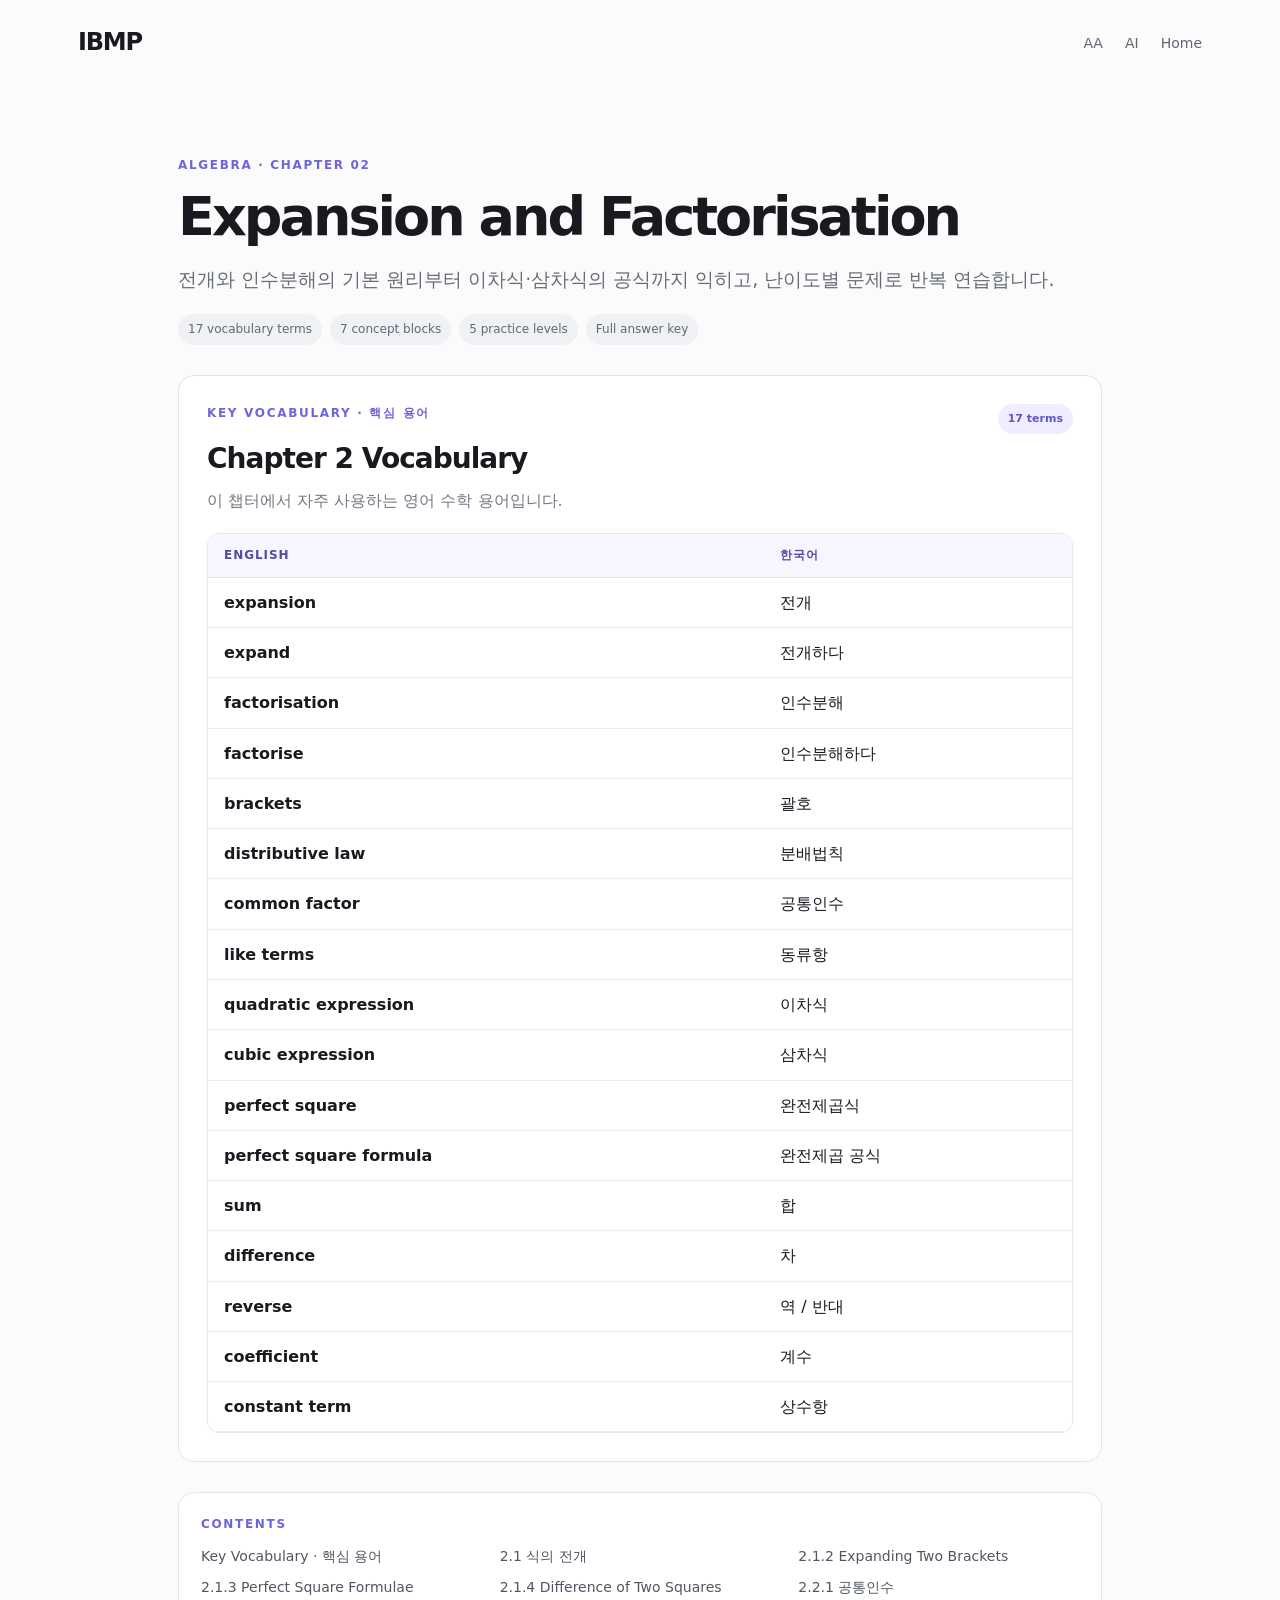
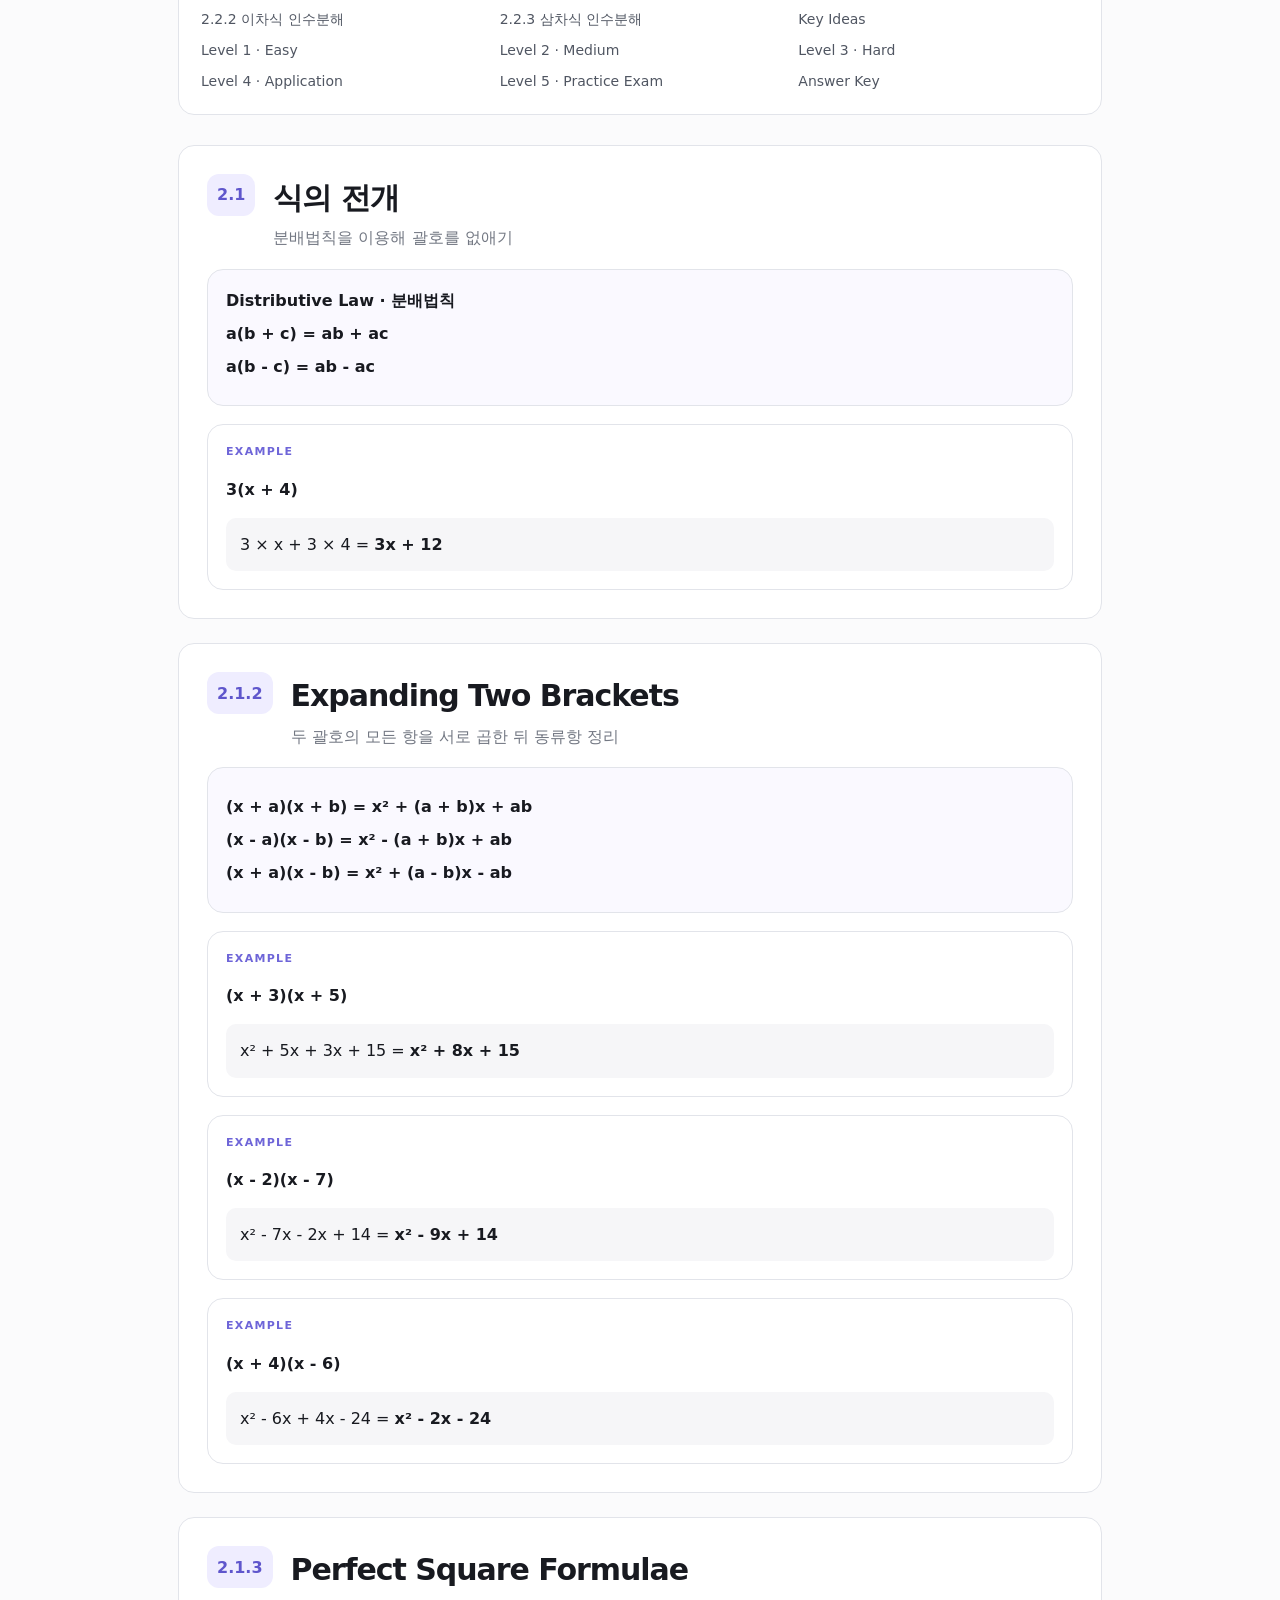
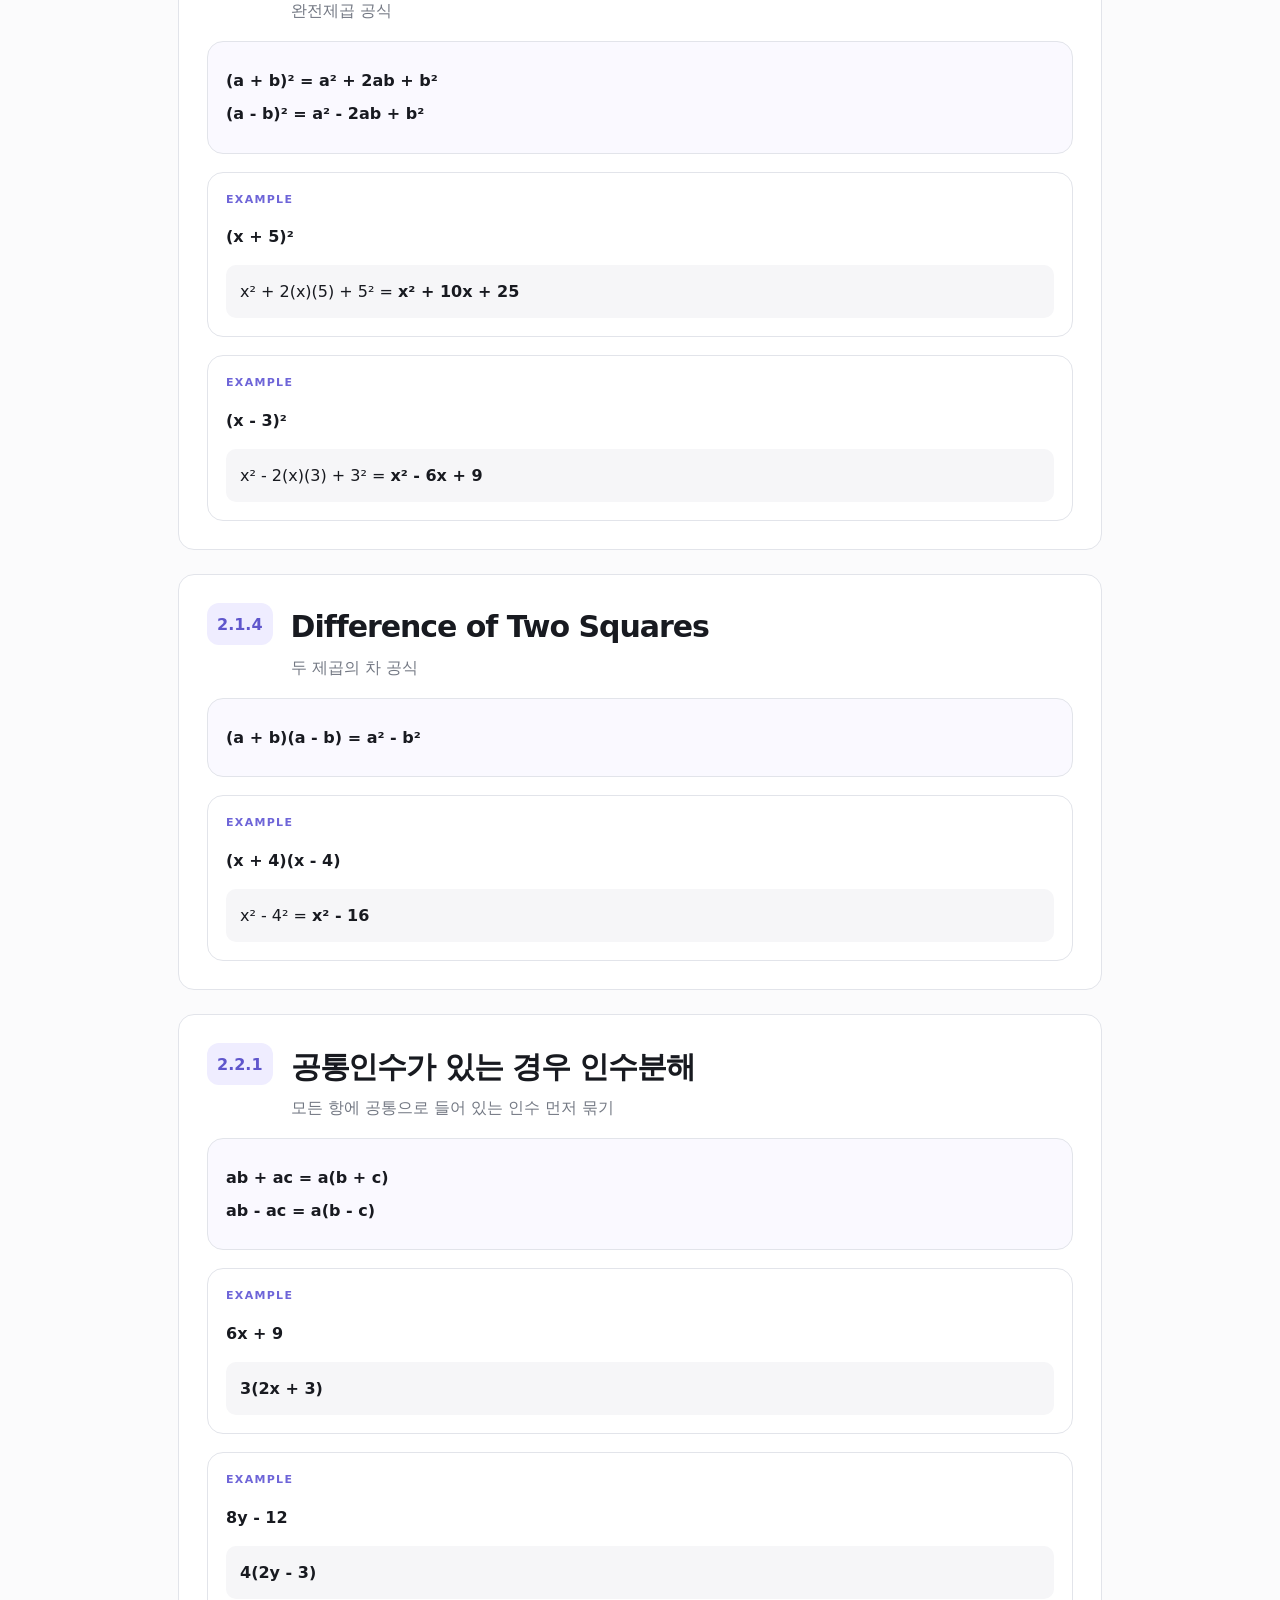
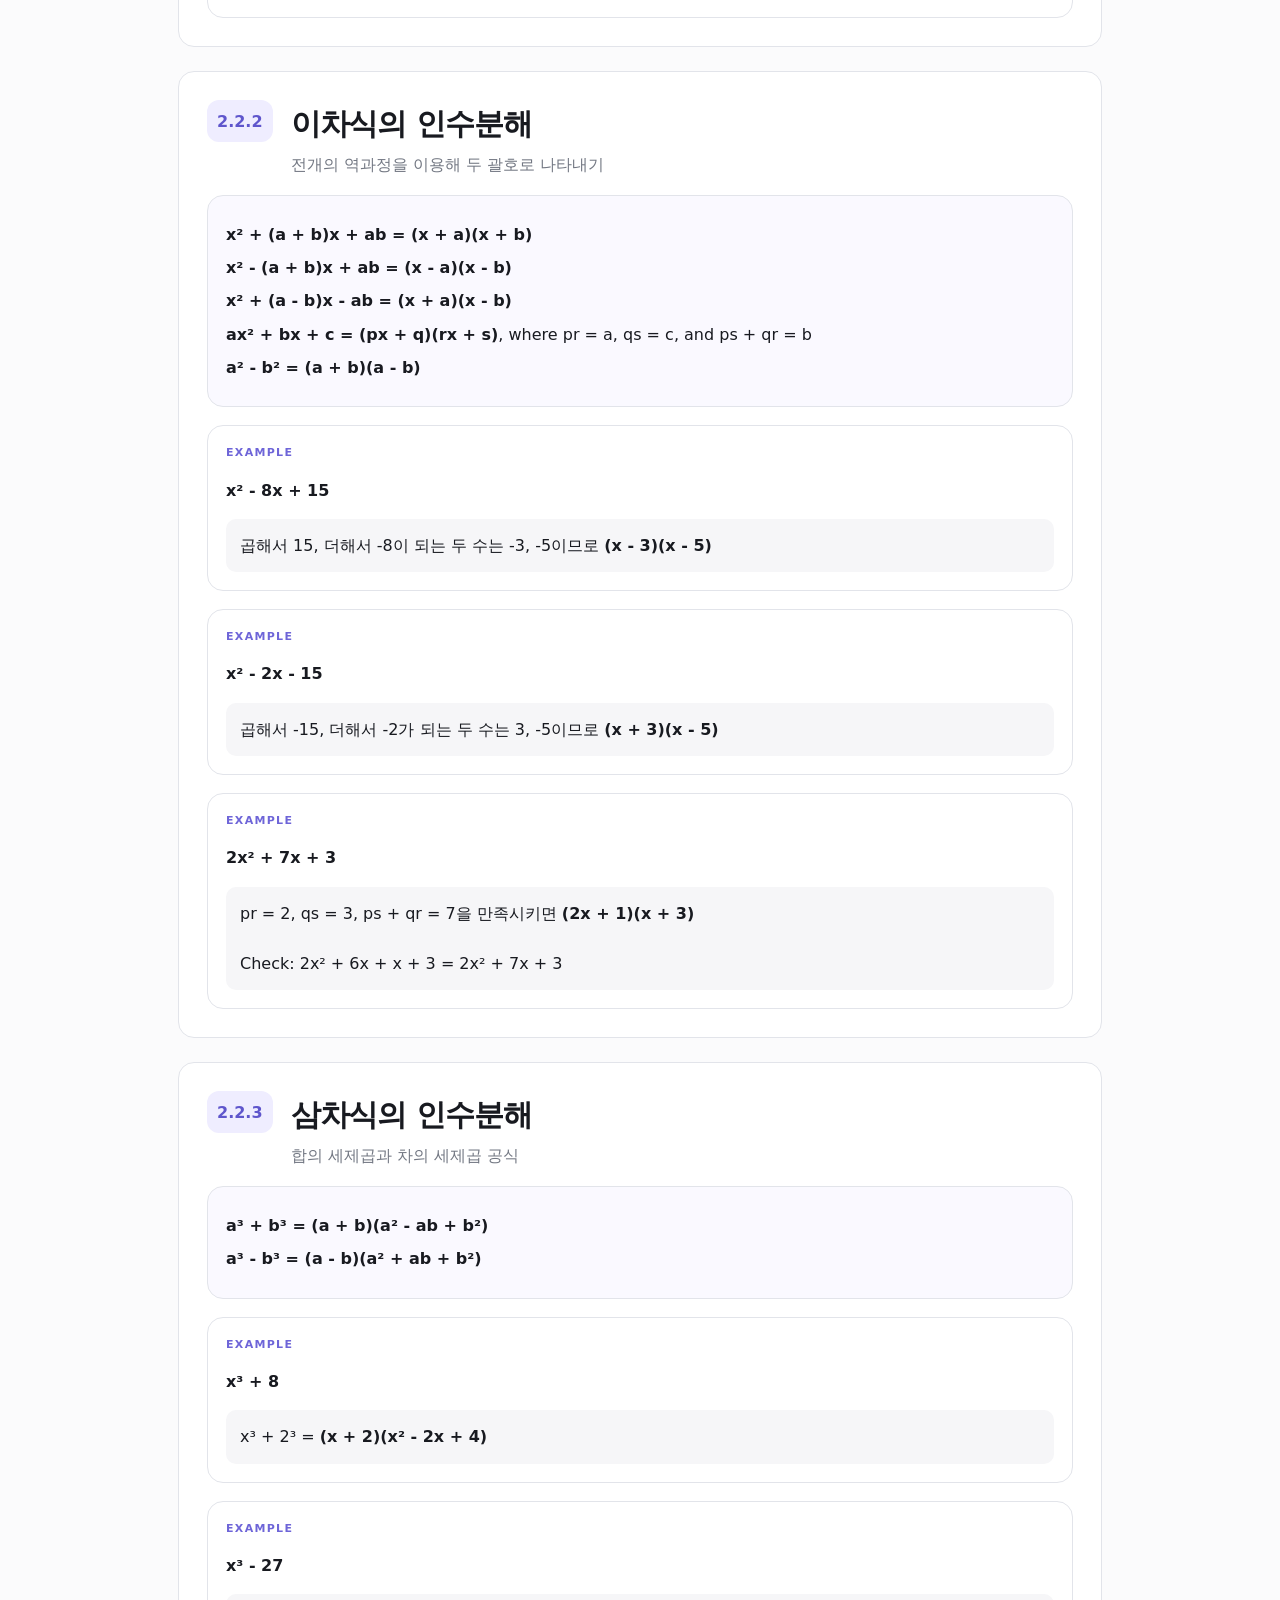
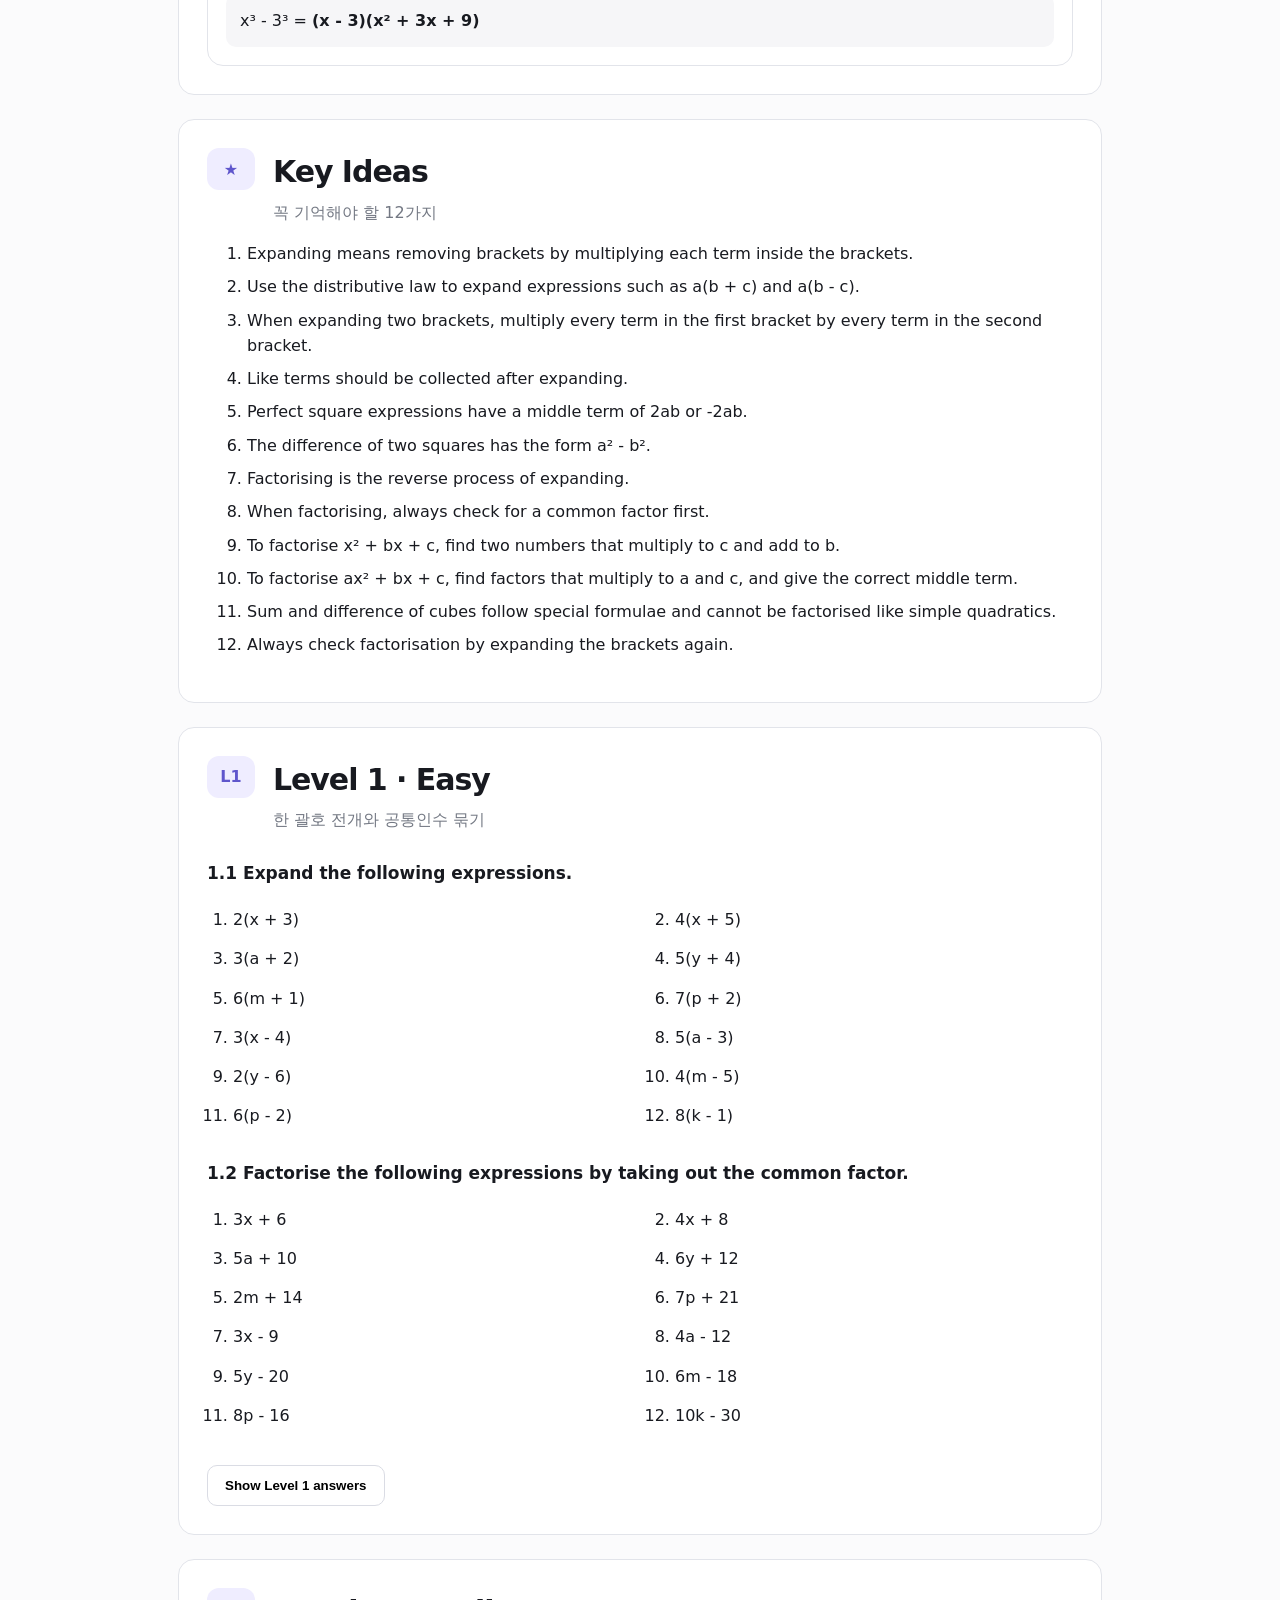
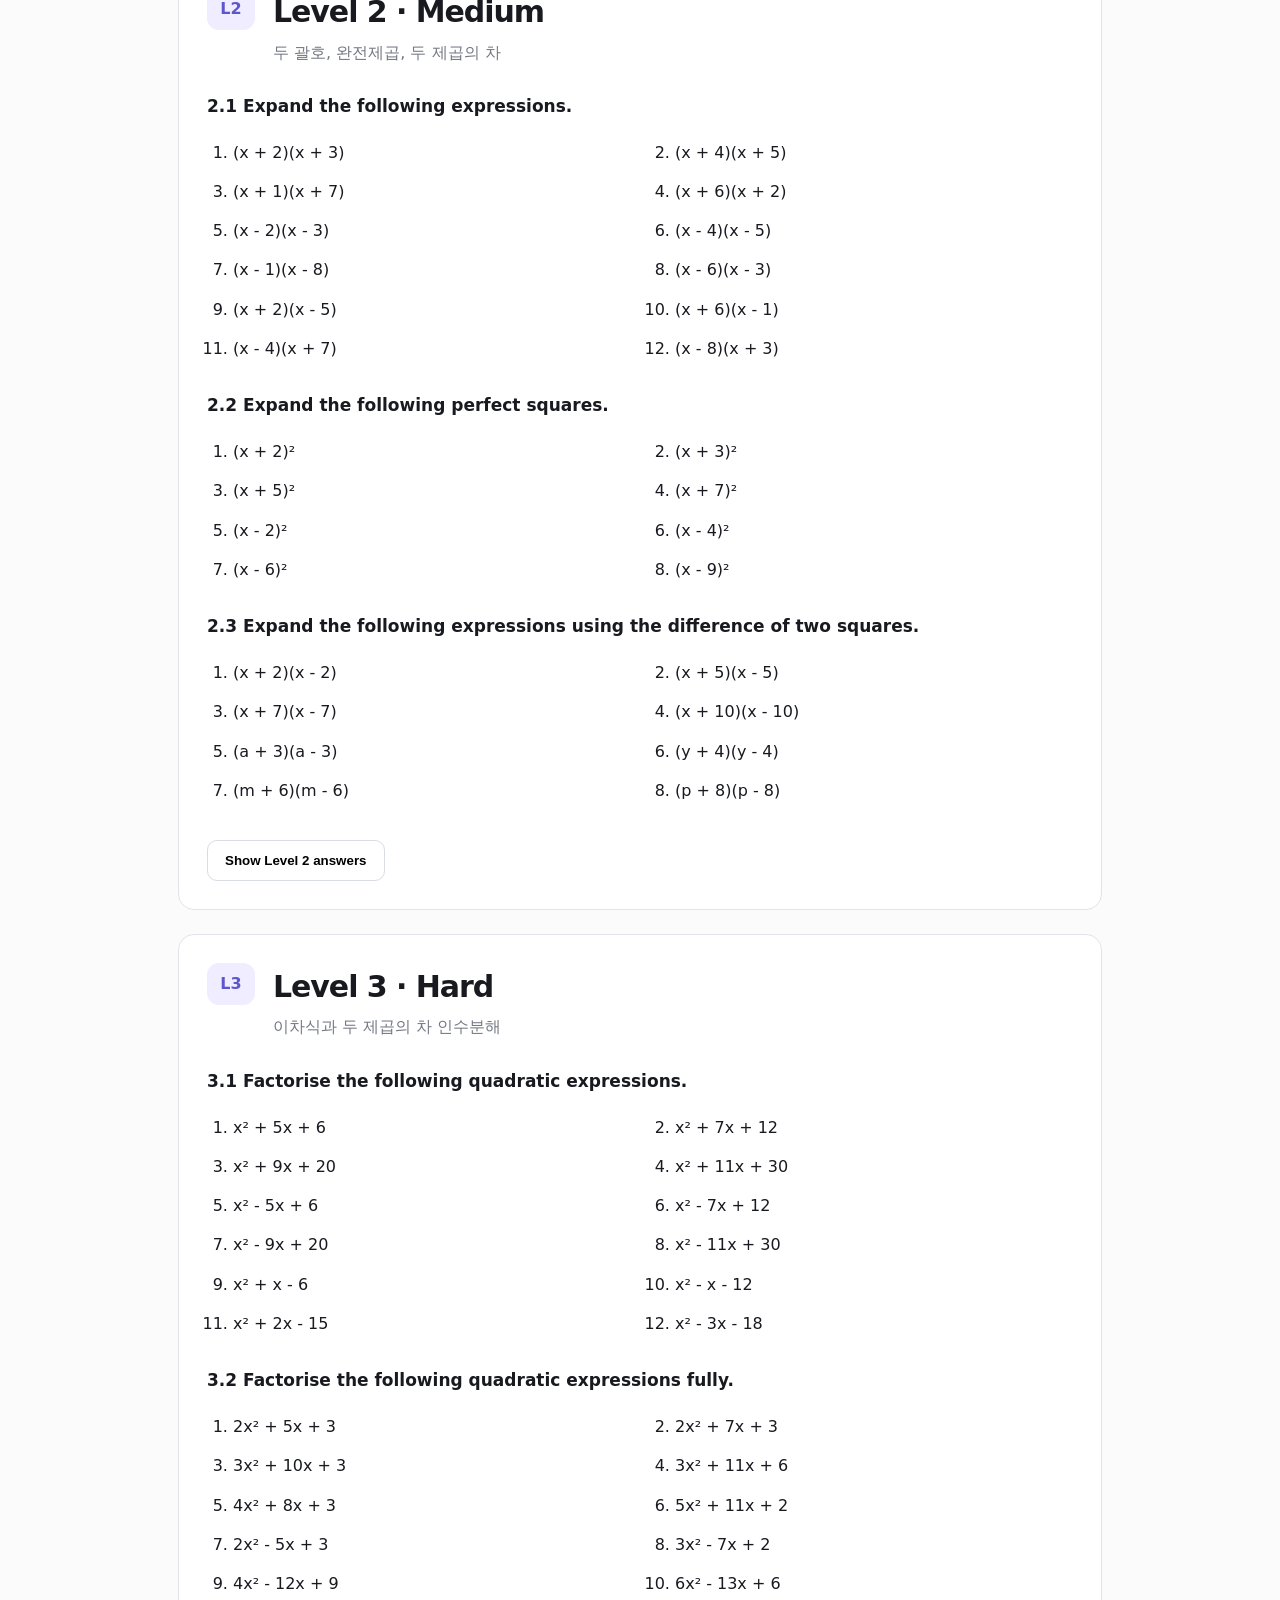
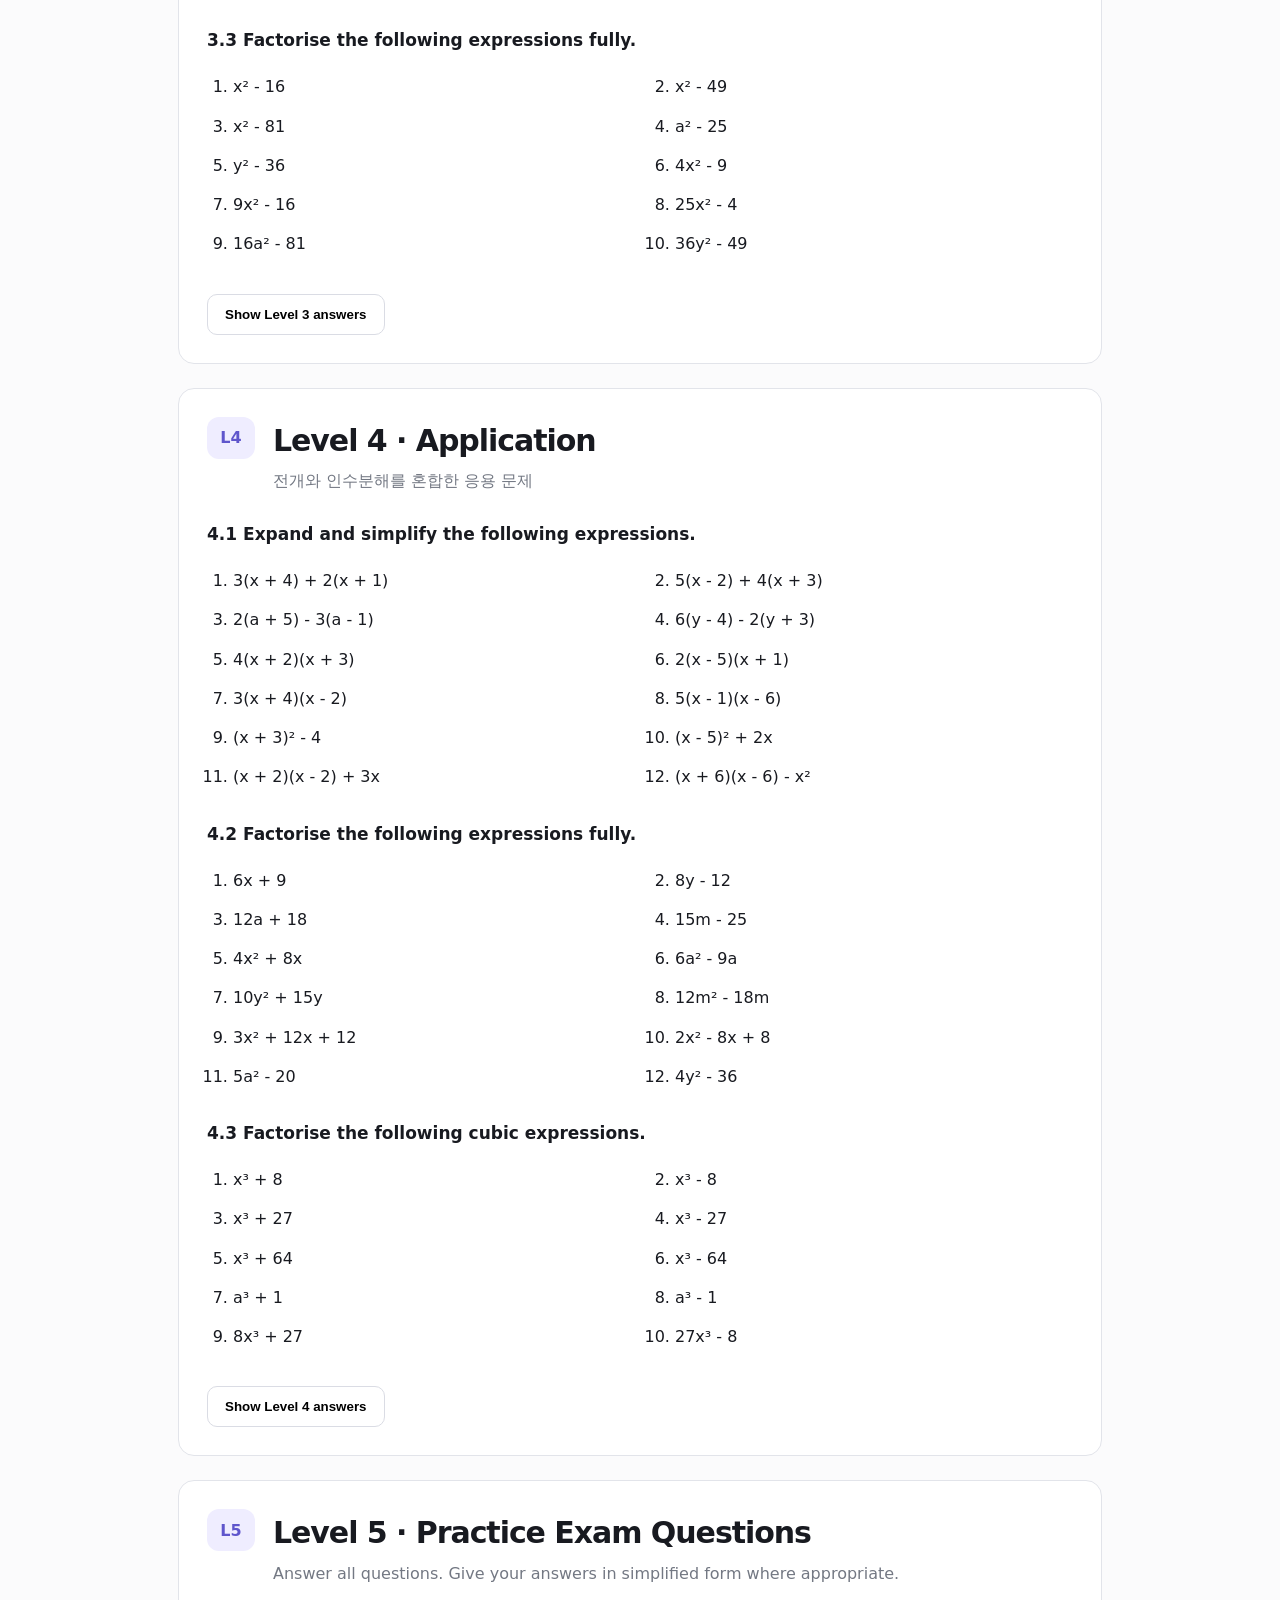
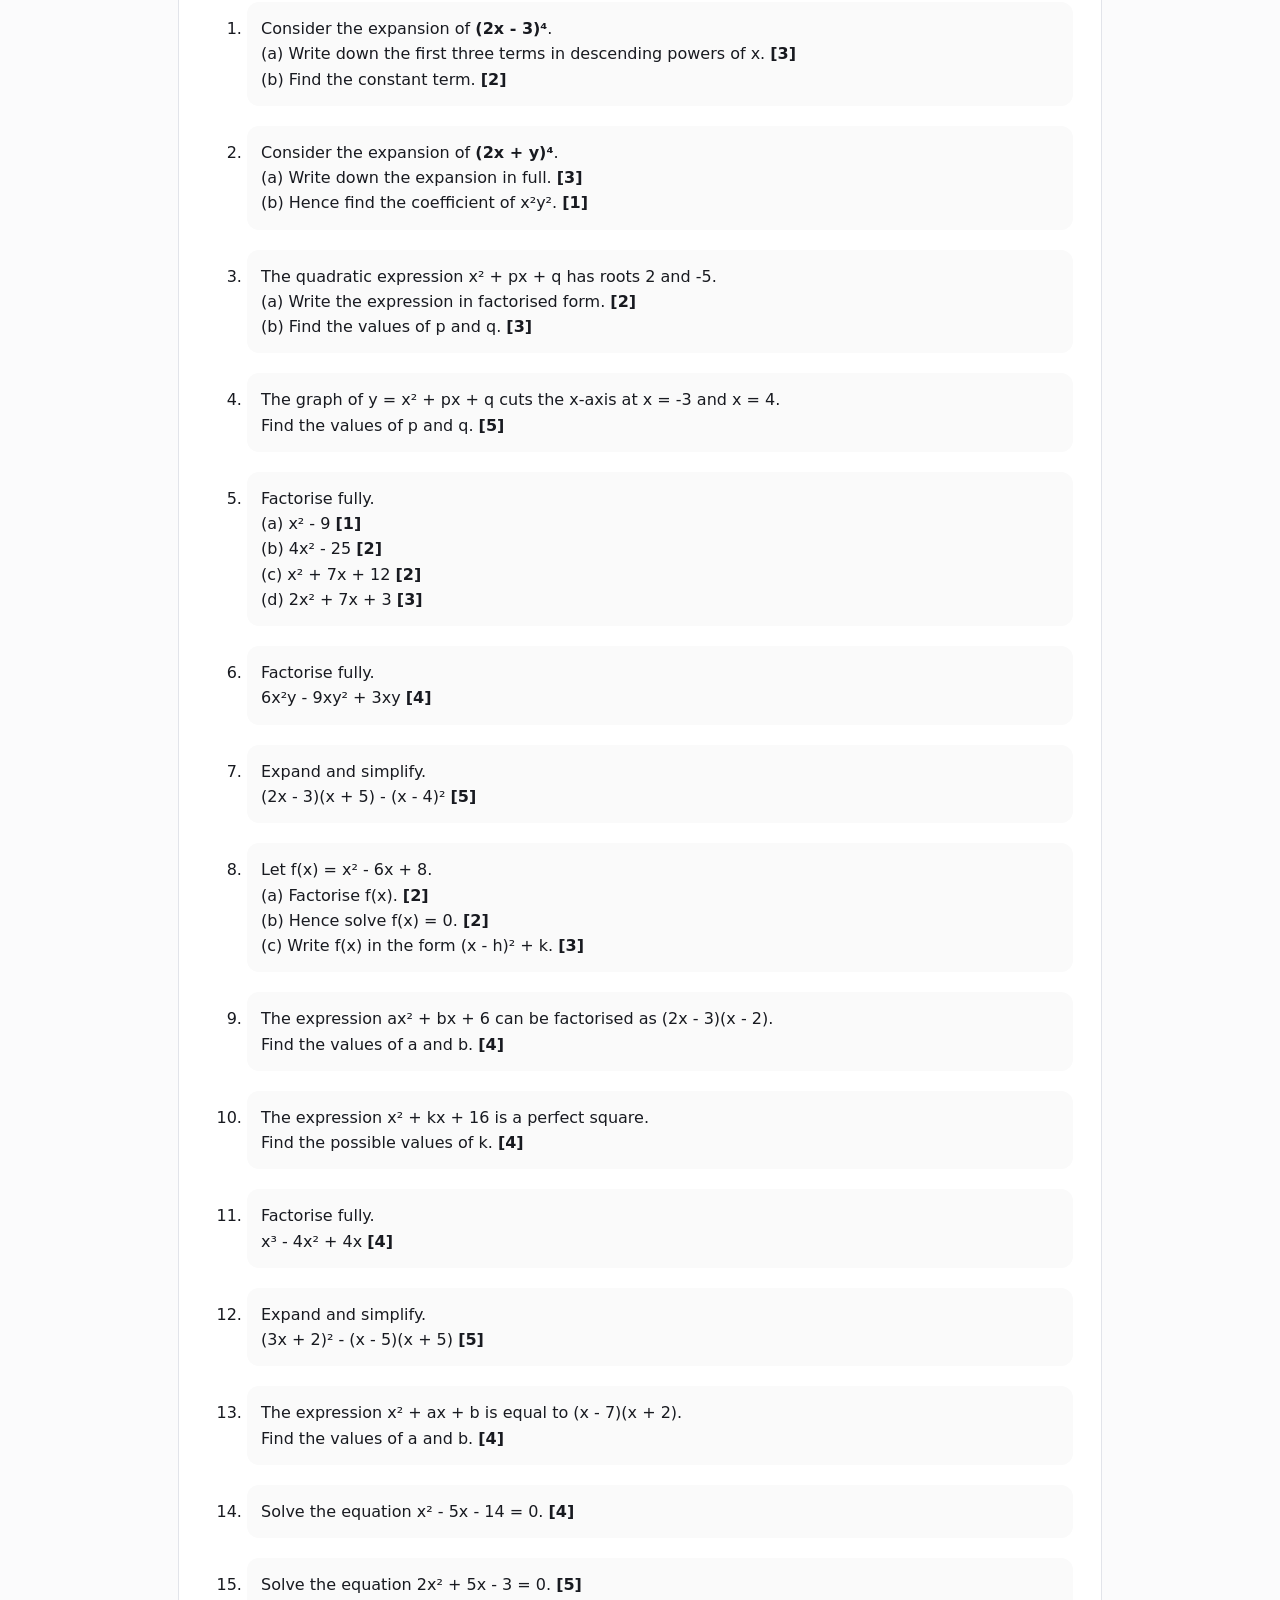
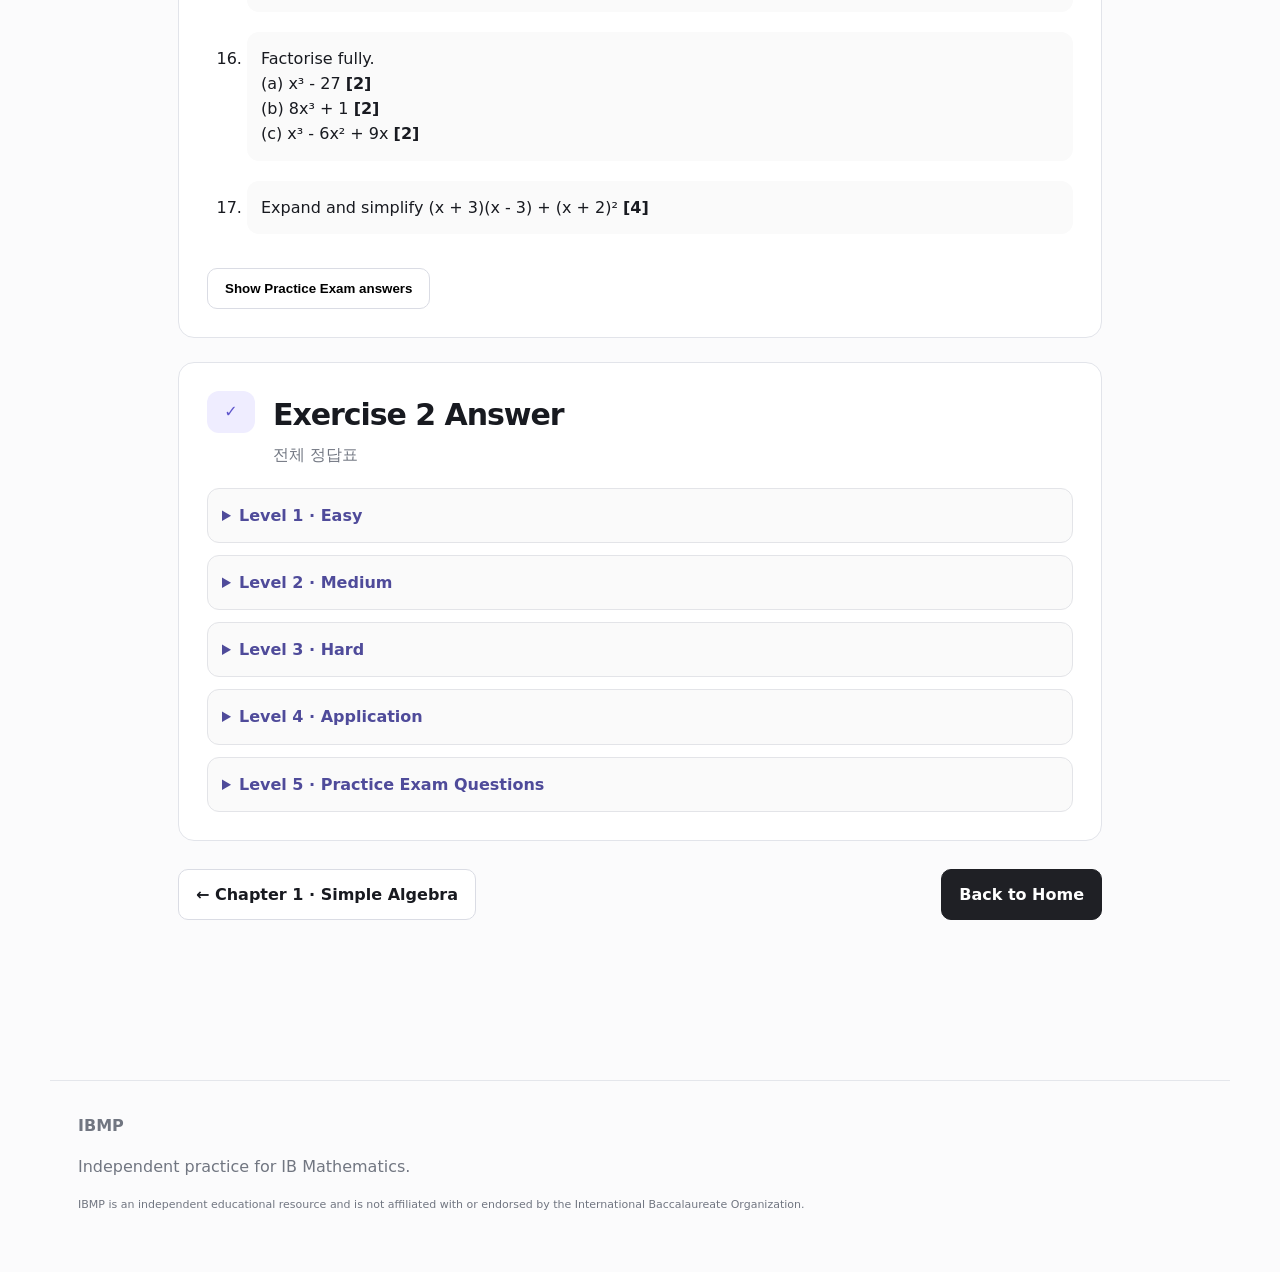
<file: chapter2.html>
<!doctype html>
<html lang="en">
<head>
<meta charset="utf-8">
<meta name="viewport" content="width=device-width,initial-scale=1">
<title>Expansion and Factorisation — IBMP</title>
<link rel="stylesheet" href="styles.css">
<script defer src="script.js"></script>
</head>
<body>
<header class="header">
  <a class="brand" href="index.html">IBMP</a>
  <nav><a href="aa.html">AA</a><a href="ai.html">AI</a><a href="index.html">Home</a></nav>
</header>

<main class="page wide">
  <div class="eyebrow">Algebra · Chapter 02</div>
  <h1>Expansion and Factorisation</h1>
  <p class="lead">전개와 인수분해의 기본 원리부터 이차식·삼차식의 공식까지 익히고, 난이도별 문제로 반복 연습합니다.</p>

  <div class="chapter-meta">
    <span>17 vocabulary terms</span><span>7 concept blocks</span><span>5 practice levels</span><span>Full answer key</span>
  </div>

  <section id="vocabulary" style="padding:28px;margin:30px 0;background:#fff;border:1px solid #e2e4ea;border-radius:16px;">
    <div style="display:flex;justify-content:space-between;align-items:flex-start;gap:20px;margin-bottom:20px;">
      <div>
        <div class="eyebrow">Key Vocabulary · 핵심 용어</div>
        <h2 style="margin:0 0 6px;font-size:28px;letter-spacing:-0.035em;">Chapter 2 Vocabulary</h2>
        <p style="margin:0;color:#737883;">이 챕터에서 자주 사용하는 영어 수학 용어입니다.</p>
      </div>
      <span style="flex:0 0 auto;padding:6px 10px;background:#efedff;color:#5f56cc;border-radius:999px;font-size:11px;font-weight:800;">17 terms</span>
    </div>
    <div style="overflow:hidden;border:1px solid #e5e6eb;border-radius:12px;">
      <table style="width:100%;border-collapse:collapse;background:#fff;">
        <thead>
          <tr>
            <th style="padding:12px 16px;text-align:left;background:#f7f6ff;color:#514ca0;font-size:12px;text-transform:uppercase;letter-spacing:.08em;border-bottom:1px solid #e5e6eb;">English</th>
            <th style="padding:12px 16px;text-align:left;background:#f7f6ff;color:#514ca0;font-size:12px;text-transform:uppercase;letter-spacing:.08em;border-bottom:1px solid #e5e6eb;">한국어</th>
          </tr>
        </thead>
        <tbody><tr><td style="padding:12px 16px;border-bottom:1px solid #ececf1;font-weight:700;">expansion</td><td style="padding:12px 16px;border-bottom:1px solid #ececf1;">전개</td></tr><tr><td style="padding:12px 16px;border-bottom:1px solid #ececf1;font-weight:700;">expand</td><td style="padding:12px 16px;border-bottom:1px solid #ececf1;">전개하다</td></tr><tr><td style="padding:12px 16px;border-bottom:1px solid #ececf1;font-weight:700;">factorisation</td><td style="padding:12px 16px;border-bottom:1px solid #ececf1;">인수분해</td></tr><tr><td style="padding:12px 16px;border-bottom:1px solid #ececf1;font-weight:700;">factorise</td><td style="padding:12px 16px;border-bottom:1px solid #ececf1;">인수분해하다</td></tr><tr><td style="padding:12px 16px;border-bottom:1px solid #ececf1;font-weight:700;">brackets</td><td style="padding:12px 16px;border-bottom:1px solid #ececf1;">괄호</td></tr><tr><td style="padding:12px 16px;border-bottom:1px solid #ececf1;font-weight:700;">distributive law</td><td style="padding:12px 16px;border-bottom:1px solid #ececf1;">분배법칙</td></tr><tr><td style="padding:12px 16px;border-bottom:1px solid #ececf1;font-weight:700;">common factor</td><td style="padding:12px 16px;border-bottom:1px solid #ececf1;">공통인수</td></tr><tr><td style="padding:12px 16px;border-bottom:1px solid #ececf1;font-weight:700;">like terms</td><td style="padding:12px 16px;border-bottom:1px solid #ececf1;">동류항</td></tr><tr><td style="padding:12px 16px;border-bottom:1px solid #ececf1;font-weight:700;">quadratic expression</td><td style="padding:12px 16px;border-bottom:1px solid #ececf1;">이차식</td></tr><tr><td style="padding:12px 16px;border-bottom:1px solid #ececf1;font-weight:700;">cubic expression</td><td style="padding:12px 16px;border-bottom:1px solid #ececf1;">삼차식</td></tr><tr><td style="padding:12px 16px;border-bottom:1px solid #ececf1;font-weight:700;">perfect square</td><td style="padding:12px 16px;border-bottom:1px solid #ececf1;">완전제곱식</td></tr><tr><td style="padding:12px 16px;border-bottom:1px solid #ececf1;font-weight:700;">perfect square formula</td><td style="padding:12px 16px;border-bottom:1px solid #ececf1;">완전제곱 공식</td></tr><tr><td style="padding:12px 16px;border-bottom:1px solid #ececf1;font-weight:700;">sum</td><td style="padding:12px 16px;border-bottom:1px solid #ececf1;">합</td></tr><tr><td style="padding:12px 16px;border-bottom:1px solid #ececf1;font-weight:700;">difference</td><td style="padding:12px 16px;border-bottom:1px solid #ececf1;">차</td></tr><tr><td style="padding:12px 16px;border-bottom:1px solid #ececf1;font-weight:700;">reverse</td><td style="padding:12px 16px;border-bottom:1px solid #ececf1;">역 / 반대</td></tr><tr><td style="padding:12px 16px;border-bottom:1px solid #ececf1;font-weight:700;">coefficient</td><td style="padding:12px 16px;border-bottom:1px solid #ececf1;">계수</td></tr><tr><td style="padding:12px 16px;border-bottom:1px solid #ececf1;font-weight:700;">constant term</td><td style="padding:12px 16px;border-bottom:1px solid #ececf1;">상수항</td></tr></tbody>
      </table>
    </div>
  </section>

  <aside class="toc">
    <div class="eyebrow">Contents</div>
    <a href="#vocabulary">Key Vocabulary · 핵심 용어</a>
    <a href="#s21">2.1 식의 전개</a>
    <a href="#s212">2.1.2 Expanding Two Brackets</a>
    <a href="#s213">2.1.3 Perfect Square Formulae</a>
    <a href="#s214">2.1.4 Difference of Two Squares</a>
    <a href="#s221">2.2.1 공통인수</a>
    <a href="#s222">2.2.2 이차식 인수분해</a>
    <a href="#s223">2.2.3 삼차식 인수분해</a>
    <a href="#keys">Key Ideas</a>
    <a href="#level1">Level 1 · Easy</a>
    <a href="#level2">Level 2 · Medium</a>
    <a href="#level3">Level 3 · Hard</a>
    <a href="#level4">Level 4 · Application</a>
    <a href="#level5">Level 5 · Practice Exam</a>
    <a href="#answers">Answer Key</a>
  </aside>

  <section id="s21" class="lesson">
    <div class="lesson-head"><span class="num">2.1</span><div><h2>식의 전개</h2><p>분배법칙을 이용해 괄호를 없애기</p></div></div>
    <div class="key-box">
      <strong>Distributive Law · 분배법칙</strong>
      <p><b>a(b + c) = ab + ac</b></p>
      <p><b>a(b - c) = ab - ac</b></p>
    </div>
    <div class="example"><div class="tag">Example</div><p><b>3(x + 4)</b></p><div class="solution">3 × x + 3 × 4 = <b>3x + 12</b></div></div>
  </section>

  <section id="s212" class="lesson">
    <div class="lesson-head"><span class="num">2.1.2</span><div><h2>Expanding Two Brackets</h2><p>두 괄호의 모든 항을 서로 곱한 뒤 동류항 정리</p></div></div>
    <div class="key-box">
      <p><b>(x + a)(x + b) = x² + (a + b)x + ab</b></p>
      <p><b>(x - a)(x - b) = x² - (a + b)x + ab</b></p>
      <p><b>(x + a)(x - b) = x² + (a - b)x - ab</b></p>
    </div>
    <div class="example"><div class="tag">Example</div><p><b>(x + 3)(x + 5)</b></p><div class="solution">x² + 5x + 3x + 15 = <b>x² + 8x + 15</b></div></div>
    <div class="example"><div class="tag">Example</div><p><b>(x - 2)(x - 7)</b></p><div class="solution">x² - 7x - 2x + 14 = <b>x² - 9x + 14</b></div></div>
    <div class="example"><div class="tag">Example</div><p><b>(x + 4)(x - 6)</b></p><div class="solution">x² - 6x + 4x - 24 = <b>x² - 2x - 24</b></div></div>
  </section>

  <section id="s213" class="lesson">
    <div class="lesson-head"><span class="num">2.1.3</span><div><h2>Perfect Square Formulae</h2><p>완전제곱 공식</p></div></div>
    <div class="key-box">
      <p><b>(a + b)² = a² + 2ab + b²</b></p>
      <p><b>(a - b)² = a² - 2ab + b²</b></p>
    </div>
    <div class="example"><div class="tag">Example</div><p><b>(x + 5)²</b></p><div class="solution">x² + 2(x)(5) + 5² = <b>x² + 10x + 25</b></div></div>
    <div class="example"><div class="tag">Example</div><p><b>(x - 3)²</b></p><div class="solution">x² - 2(x)(3) + 3² = <b>x² - 6x + 9</b></div></div>
  </section>

  <section id="s214" class="lesson">
    <div class="lesson-head"><span class="num">2.1.4</span><div><h2>Difference of Two Squares</h2><p>두 제곱의 차 공식</p></div></div>
    <div class="key-box"><p><b>(a + b)(a - b) = a² - b²</b></p></div>
    <div class="example"><div class="tag">Example</div><p><b>(x + 4)(x - 4)</b></p><div class="solution">x² - 4² = <b>x² - 16</b></div></div>
  </section>

  <section id="s221" class="lesson">
    <div class="lesson-head"><span class="num">2.2.1</span><div><h2>공통인수가 있는 경우 인수분해</h2><p>모든 항에 공통으로 들어 있는 인수 먼저 묶기</p></div></div>
    <div class="key-box"><p><b>ab + ac = a(b + c)</b></p><p><b>ab - ac = a(b - c)</b></p></div>
    <div class="example"><div class="tag">Example</div><p><b>6x + 9</b></p><div class="solution"><b>3(2x + 3)</b></div></div>
    <div class="example"><div class="tag">Example</div><p><b>8y - 12</b></p><div class="solution"><b>4(2y - 3)</b></div></div>
  </section>

  <section id="s222" class="lesson">
    <div class="lesson-head"><span class="num">2.2.2</span><div><h2>이차식의 인수분해</h2><p>전개의 역과정을 이용해 두 괄호로 나타내기</p></div></div>
    <div class="key-box">
      <p><b>x² + (a + b)x + ab = (x + a)(x + b)</b></p>
      <p><b>x² - (a + b)x + ab = (x - a)(x - b)</b></p>
      <p><b>x² + (a - b)x - ab = (x + a)(x - b)</b></p>
      <p><b>ax² + bx + c = (px + q)(rx + s)</b>, where pr = a, qs = c, and ps + qr = b</p>
      <p><b>a² - b² = (a + b)(a - b)</b></p>
    </div>
    <div class="example"><div class="tag">Example</div><p><b>x² - 8x + 15</b></p><div class="solution">곱해서 15, 더해서 -8이 되는 두 수는 -3, -5이므로 <b>(x - 3)(x - 5)</b></div></div>
    <div class="example"><div class="tag">Example</div><p><b>x² - 2x - 15</b></p><div class="solution">곱해서 -15, 더해서 -2가 되는 두 수는 3, -5이므로 <b>(x + 3)(x - 5)</b></div></div>
    <div class="example"><div class="tag">Example</div><p><b>2x² + 7x + 3</b></p><div class="solution">pr = 2, qs = 3, ps + qr = 7을 만족시키면 <b>(2x + 1)(x + 3)</b><br><br>Check: 2x² + 6x + x + 3 = 2x² + 7x + 3</div></div>
  </section>

  <section id="s223" class="lesson">
    <div class="lesson-head"><span class="num">2.2.3</span><div><h2>삼차식의 인수분해</h2><p>합의 세제곱과 차의 세제곱 공식</p></div></div>
    <div class="key-box">
      <p><b>a³ + b³ = (a + b)(a² - ab + b²)</b></p>
      <p><b>a³ - b³ = (a - b)(a² + ab + b²)</b></p>
    </div>
    <div class="example"><div class="tag">Example</div><p><b>x³ + 8</b></p><div class="solution">x³ + 2³ = <b>(x + 2)(x² - 2x + 4)</b></div></div>
    <div class="example"><div class="tag">Example</div><p><b>x³ - 27</b></p><div class="solution">x³ - 3³ = <b>(x - 3)(x² + 3x + 9)</b></div></div>
  </section>

  <section id="keys" class="lesson">
    <div class="lesson-head"><span class="num">★</span><div><h2>Key Ideas</h2><p>꼭 기억해야 할 12가지</p></div></div>
    <ol class="key-list">
      <li>Expanding means removing brackets by multiplying each term inside the brackets.</li>
      <li>Use the distributive law to expand expressions such as a(b + c) and a(b - c).</li>
      <li>When expanding two brackets, multiply every term in the first bracket by every term in the second bracket.</li>
      <li>Like terms should be collected after expanding.</li>
      <li>Perfect square expressions have a middle term of 2ab or -2ab.</li>
      <li>The difference of two squares has the form a² - b².</li>
      <li>Factorising is the reverse process of expanding.</li>
      <li>When factorising, always check for a common factor first.</li>
      <li>To factorise x² + bx + c, find two numbers that multiply to c and add to b.</li>
      <li>To factorise ax² + bx + c, find factors that multiply to a and c, and give the correct middle term.</li>
      <li>Sum and difference of cubes follow special formulae and cannot be factorised like simple quadratics.</li>
      <li>Always check factorisation by expanding the brackets again.</li>
    </ol>
  </section>

  <section id="level1" class="lesson exercise">
    <div class="lesson-head"><span class="num">L1</span><div><h2>Level 1 · Easy</h2><p>한 괄호 전개와 공통인수 묶기</p></div></div>
    <h3>1.1 Expand the following expressions.</h3><ol class="questions"><li>2(x + 3)</li><li>4(x + 5)</li><li>3(a + 2)</li><li>5(y + 4)</li><li>6(m + 1)</li><li>7(p + 2)</li><li>3(x - 4)</li><li>5(a - 3)</li><li>2(y - 6)</li><li>4(m - 5)</li><li>6(p - 2)</li><li>8(k - 1)</li></ol>
    <h3>1.2 Factorise the following expressions by taking out the common factor.</h3><ol class="questions"><li>3x + 6</li><li>4x + 8</li><li>5a + 10</li><li>6y + 12</li><li>2m + 14</li><li>7p + 21</li><li>3x - 9</li><li>4a - 12</li><li>5y - 20</li><li>6m - 18</li><li>8p - 16</li><li>10k - 30</li></ol>
    <button class="reveal" data-target="ans-l1">Show Level 1 answers</button>
    <div id="ans-l1" class="answer hidden"><h4>1.1</h4><ol class="questions"><li>2x + 6</li><li>4x + 20</li><li>3a + 6</li><li>5y + 20</li><li>6m + 6</li><li>7p + 14</li><li>3x - 12</li><li>5a - 15</li><li>2y - 12</li><li>4m - 20</li><li>6p - 12</li><li>8k - 8</li></ol><h4>1.2</h4><ol class="questions"><li>3(x + 2)</li><li>4(x + 2)</li><li>5(a + 2)</li><li>6(y + 2)</li><li>2(m + 7)</li><li>7(p + 3)</li><li>3(x - 3)</li><li>4(a - 3)</li><li>5(y - 4)</li><li>6(m - 3)</li><li>8(p - 2)</li><li>10(k - 3)</li></ol></div>
  </section>

  <section id="level2" class="lesson exercise">
    <div class="lesson-head"><span class="num">L2</span><div><h2>Level 2 · Medium</h2><p>두 괄호, 완전제곱, 두 제곱의 차</p></div></div>
    <h3>2.1 Expand the following expressions.</h3><ol class="questions"><li>(x + 2)(x + 3)</li><li>(x + 4)(x + 5)</li><li>(x + 1)(x + 7)</li><li>(x + 6)(x + 2)</li><li>(x - 2)(x - 3)</li><li>(x - 4)(x - 5)</li><li>(x - 1)(x - 8)</li><li>(x - 6)(x - 3)</li><li>(x + 2)(x - 5)</li><li>(x + 6)(x - 1)</li><li>(x - 4)(x + 7)</li><li>(x - 8)(x + 3)</li></ol>
    <h3>2.2 Expand the following perfect squares.</h3><ol class="questions"><li>(x + 2)²</li><li>(x + 3)²</li><li>(x + 5)²</li><li>(x + 7)²</li><li>(x - 2)²</li><li>(x - 4)²</li><li>(x - 6)²</li><li>(x - 9)²</li></ol>
    <h3>2.3 Expand the following expressions using the difference of two squares.</h3><ol class="questions"><li>(x + 2)(x - 2)</li><li>(x + 5)(x - 5)</li><li>(x + 7)(x - 7)</li><li>(x + 10)(x - 10)</li><li>(a + 3)(a - 3)</li><li>(y + 4)(y - 4)</li><li>(m + 6)(m - 6)</li><li>(p + 8)(p - 8)</li></ol>
    <button class="reveal" data-target="ans-l2">Show Level 2 answers</button>
    <div id="ans-l2" class="answer hidden"><h4>2.1</h4><ol class="questions"><li>x² + 5x + 6</li><li>x² + 9x + 20</li><li>x² + 8x + 7</li><li>x² + 8x + 12</li><li>x² - 5x + 6</li><li>x² - 9x + 20</li><li>x² - 9x + 8</li><li>x² - 9x + 18</li><li>x² - 3x - 10</li><li>x² + 5x - 6</li><li>x² + 3x - 28</li><li>x² - 5x - 24</li></ol><h4>2.2</h4><ol class="questions"><li>x² + 4x + 4</li><li>x² + 6x + 9</li><li>x² + 10x + 25</li><li>x² + 14x + 49</li><li>x² - 4x + 4</li><li>x² - 8x + 16</li><li>x² - 12x + 36</li><li>x² - 18x + 81</li></ol><h4>2.3</h4><ol class="questions"><li>x² - 4</li><li>x² - 25</li><li>x² - 49</li><li>x² - 100</li><li>a² - 9</li><li>y² - 16</li><li>m² - 36</li><li>p² - 64</li></ol></div>
  </section>

  <section id="level3" class="lesson exercise">
    <div class="lesson-head"><span class="num">L3</span><div><h2>Level 3 · Hard</h2><p>이차식과 두 제곱의 차 인수분해</p></div></div>
    <h3>3.1 Factorise the following quadratic expressions.</h3><ol class="questions"><li>x² + 5x + 6</li><li>x² + 7x + 12</li><li>x² + 9x + 20</li><li>x² + 11x + 30</li><li>x² - 5x + 6</li><li>x² - 7x + 12</li><li>x² - 9x + 20</li><li>x² - 11x + 30</li><li>x² + x - 6</li><li>x² - x - 12</li><li>x² + 2x - 15</li><li>x² - 3x - 18</li></ol>
    <h3>3.2 Factorise the following quadratic expressions fully.</h3><ol class="questions"><li>2x² + 5x + 3</li><li>2x² + 7x + 3</li><li>3x² + 10x + 3</li><li>3x² + 11x + 6</li><li>4x² + 8x + 3</li><li>5x² + 11x + 2</li><li>2x² - 5x + 3</li><li>3x² - 7x + 2</li><li>4x² - 12x + 9</li><li>6x² - 13x + 6</li></ol>
    <h3>3.3 Factorise the following expressions fully.</h3><ol class="questions"><li>x² - 16</li><li>x² - 49</li><li>x² - 81</li><li>a² - 25</li><li>y² - 36</li><li>4x² - 9</li><li>9x² - 16</li><li>25x² - 4</li><li>16a² - 81</li><li>36y² - 49</li></ol>
    <button class="reveal" data-target="ans-l3">Show Level 3 answers</button>
    <div id="ans-l3" class="answer hidden"><h4>3.1</h4><ol class="questions"><li>(x + 2)(x + 3)</li><li>(x + 3)(x + 4)</li><li>(x + 4)(x + 5)</li><li>(x + 5)(x + 6)</li><li>(x - 2)(x - 3)</li><li>(x - 3)(x - 4)</li><li>(x - 4)(x - 5)</li><li>(x - 5)(x - 6)</li><li>(x + 3)(x - 2)</li><li>(x - 4)(x + 3)</li><li>(x + 5)(x - 3)</li><li>(x - 6)(x + 3)</li></ol><h4>3.2</h4><ol class="questions"><li>(2x + 3)(x + 1)</li><li>(2x + 1)(x + 3)</li><li>(3x + 1)(x + 3)</li><li>(3x + 2)(x + 3)</li><li>(2x + 1)(2x + 3)</li><li>(5x + 1)(x + 2)</li><li>(2x - 3)(x - 1)</li><li>(3x - 1)(x - 2)</li><li>(2x - 3)²</li><li>(3x - 2)(2x - 3)</li></ol><h4>3.3</h4><ol class="questions"><li>(x - 4)(x + 4)</li><li>(x - 7)(x + 7)</li><li>(x - 9)(x + 9)</li><li>(a - 5)(a + 5)</li><li>(y - 6)(y + 6)</li><li>(2x - 3)(2x + 3)</li><li>(3x - 4)(3x + 4)</li><li>(5x - 2)(5x + 2)</li><li>(4a - 9)(4a + 9)</li><li>(6y - 7)(6y + 7)</li></ol></div>
  </section>

  <section id="level4" class="lesson exercise">
    <div class="lesson-head"><span class="num">L4</span><div><h2>Level 4 · Application</h2><p>전개와 인수분해를 혼합한 응용 문제</p></div></div>
    <h3>4.1 Expand and simplify the following expressions.</h3><ol class="questions"><li>3(x + 4) + 2(x + 1)</li><li>5(x - 2) + 4(x + 3)</li><li>2(a + 5) - 3(a - 1)</li><li>6(y - 4) - 2(y + 3)</li><li>4(x + 2)(x + 3)</li><li>2(x - 5)(x + 1)</li><li>3(x + 4)(x - 2)</li><li>5(x - 1)(x - 6)</li><li>(x + 3)² - 4</li><li>(x - 5)² + 2x</li><li>(x + 2)(x - 2) + 3x</li><li>(x + 6)(x - 6) - x²</li></ol>
    <h3>4.2 Factorise the following expressions fully.</h3><ol class="questions"><li>6x + 9</li><li>8y - 12</li><li>12a + 18</li><li>15m - 25</li><li>4x² + 8x</li><li>6a² - 9a</li><li>10y² + 15y</li><li>12m² - 18m</li><li>3x² + 12x + 12</li><li>2x² - 8x + 8</li><li>5a² - 20</li><li>4y² - 36</li></ol>
    <h3>4.3 Factorise the following cubic expressions.</h3><ol class="questions"><li>x³ + 8</li><li>x³ - 8</li><li>x³ + 27</li><li>x³ - 27</li><li>x³ + 64</li><li>x³ - 64</li><li>a³ + 1</li><li>a³ - 1</li><li>8x³ + 27</li><li>27x³ - 8</li></ol>
    <button class="reveal" data-target="ans-l4">Show Level 4 answers</button>
    <div id="ans-l4" class="answer hidden"><h4>4.1</h4><ol class="questions"><li>5x + 14</li><li>9x + 2</li><li>-a + 13</li><li>4y - 30</li><li>4x² + 20x + 24</li><li>2x² - 8x - 10</li><li>3x² + 6x - 24</li><li>5x² - 35x + 30</li><li>x² + 6x + 5</li><li>x² - 8x + 25</li><li>x² + 3x - 4</li><li>-36</li></ol><h4>4.2</h4><ol class="questions"><li>3(2x + 3)</li><li>4(2y - 3)</li><li>6(2a + 3)</li><li>5(3m - 5)</li><li>4x(x + 2)</li><li>3a(2a - 3)</li><li>5y(2y + 3)</li><li>6m(2m - 3)</li><li>3(x + 2)²</li><li>2(x - 2)²</li><li>5(a + 2)(a - 2)</li><li>4(y + 3)(y - 3)</li></ol><h4>4.3</h4><ol class="questions"><li>(x + 2)(x² - 2x + 4)</li><li>(x - 2)(x² + 2x + 4)</li><li>(x + 3)(x² - 3x + 9)</li><li>(x - 3)(x² + 3x + 9)</li><li>(x + 4)(x² - 4x + 16)</li><li>(x - 4)(x² + 4x + 16)</li><li>(a + 1)(a² - a + 1)</li><li>(a - 1)(a² + a + 1)</li><li>(2x + 3)(4x² - 6x + 9)</li><li>(3x - 2)(9x² + 6x + 4)</li></ol></div>
  </section>

  <section id="level5" class="lesson exercise">
    <div class="lesson-head"><span class="num">L5</span><div><h2>Level 5 · Practice Exam Questions</h2><p>Answer all questions. Give your answers in simplified form where appropriate.</p></div></div>
    <ol class="exam-list"><li>Consider the expansion of <b>(2x - 3)⁴</b>.<br>(a) Write down the first three terms in descending powers of x. <b>[3]</b><br>(b) Find the constant term. <b>[2]</b></li><li>Consider the expansion of <b>(2x + y)⁴</b>.<br>(a) Write down the expansion in full. <b>[3]</b><br>(b) Hence find the coefficient of x²y². <b>[1]</b></li><li>The quadratic expression x² + px + q has roots 2 and -5.<br>(a) Write the expression in factorised form. <b>[2]</b><br>(b) Find the values of p and q. <b>[3]</b></li><li>The graph of y = x² + px + q cuts the x-axis at x = -3 and x = 4.<br>Find the values of p and q. <b>[5]</b></li><li>Factorise fully.<br>(a) x² - 9 <b>[1]</b><br>(b) 4x² - 25 <b>[2]</b><br>(c) x² + 7x + 12 <b>[2]</b><br>(d) 2x² + 7x + 3 <b>[3]</b></li><li>Factorise fully.<br>6x²y - 9xy² + 3xy <b>[4]</b></li><li>Expand and simplify.<br>(2x - 3)(x + 5) - (x - 4)² <b>[5]</b></li><li>Let f(x) = x² - 6x + 8.<br>(a) Factorise f(x). <b>[2]</b><br>(b) Hence solve f(x) = 0. <b>[2]</b><br>(c) Write f(x) in the form (x - h)² + k. <b>[3]</b></li><li>The expression ax² + bx + 6 can be factorised as (2x - 3)(x - 2).<br>Find the values of a and b. <b>[4]</b></li><li>The expression x² + kx + 16 is a perfect square.<br>Find the possible values of k. <b>[4]</b></li><li>Factorise fully.<br>x³ - 4x² + 4x <b>[4]</b></li><li>Expand and simplify.<br>(3x + 2)² - (x - 5)(x + 5) <b>[5]</b></li><li>The expression x² + ax + b is equal to (x - 7)(x + 2).<br>Find the values of a and b. <b>[4]</b></li><li>Solve the equation x² - 5x - 14 = 0. <b>[4]</b></li><li>Solve the equation 2x² + 5x - 3 = 0. <b>[5]</b></li><li>Factorise fully.<br>(a) x³ - 27 <b>[2]</b><br>(b) 8x³ + 1 <b>[2]</b><br>(c) x³ - 6x² + 9x <b>[2]</b></li><li>Expand and simplify (x + 3)(x - 3) + (x + 2)² <b>[4]</b></li></ol>
    <button class="reveal" data-target="ans-l5">Show Practice Exam answers</button>
    <div id="ans-l5" class="answer hidden"><ol class="questions"><li>(a) 16x⁴ - 96x³ + 216x²  (b) 81</li><li>(a) 16x⁴ + 32x³y + 24x²y² + 8xy³ + y⁴  (b) 24</li><li>(a) (x - 2)(x + 5)  (b) p = 3, q = -10</li><li>p = -1, q = -12</li><li>(a) (x - 3)(x + 3)  (b) (2x - 5)(2x + 5)  (c) (x + 3)(x + 4)  (d) (2x + 1)(x + 3)</li><li>3xy(2x - 3y + 1)</li><li>x² + 15x - 31</li><li>(a) (x - 2)(x - 4)  (b) x = 2 or x = 4  (c) (x - 3)² - 1</li><li>a = 2, b = -7</li><li>k = 8 or k = -8</li><li>x(x - 2)²</li><li>8x² + 12x + 29</li><li>a = -5, b = -14</li><li>x = 7 or x = -2</li><li>x = 1/2 or x = -3</li><li>(a) (x - 3)(x² + 3x + 9)  (b) (2x + 1)(4x² - 2x + 1)  (c) x(x - 3)²</li><li>2x² + 4x - 5</li></ol></div>
  </section>

  <section id="answers" class="lesson">
    <div class="lesson-head"><span class="num">✓</span><div><h2>Exercise 2 Answer</h2><p>전체 정답표</p></div></div>
    <div class="answer-grid">
      <details><summary>Level 1 · Easy</summary><h4>1.1</h4><ol class="questions"><li>2x + 6</li><li>4x + 20</li><li>3a + 6</li><li>5y + 20</li><li>6m + 6</li><li>7p + 14</li><li>3x - 12</li><li>5a - 15</li><li>2y - 12</li><li>4m - 20</li><li>6p - 12</li><li>8k - 8</li></ol><h4>1.2</h4><ol class="questions"><li>3(x + 2)</li><li>4(x + 2)</li><li>5(a + 2)</li><li>6(y + 2)</li><li>2(m + 7)</li><li>7(p + 3)</li><li>3(x - 3)</li><li>4(a - 3)</li><li>5(y - 4)</li><li>6(m - 3)</li><li>8(p - 2)</li><li>10(k - 3)</li></ol></details>
      <details><summary>Level 2 · Medium</summary><h4>2.1</h4><ol class="questions"><li>x² + 5x + 6</li><li>x² + 9x + 20</li><li>x² + 8x + 7</li><li>x² + 8x + 12</li><li>x² - 5x + 6</li><li>x² - 9x + 20</li><li>x² - 9x + 8</li><li>x² - 9x + 18</li><li>x² - 3x - 10</li><li>x² + 5x - 6</li><li>x² + 3x - 28</li><li>x² - 5x - 24</li></ol><h4>2.2</h4><ol class="questions"><li>x² + 4x + 4</li><li>x² + 6x + 9</li><li>x² + 10x + 25</li><li>x² + 14x + 49</li><li>x² - 4x + 4</li><li>x² - 8x + 16</li><li>x² - 12x + 36</li><li>x² - 18x + 81</li></ol><h4>2.3</h4><ol class="questions"><li>x² - 4</li><li>x² - 25</li><li>x² - 49</li><li>x² - 100</li><li>a² - 9</li><li>y² - 16</li><li>m² - 36</li><li>p² - 64</li></ol></details>
      <details><summary>Level 3 · Hard</summary><h4>3.1</h4><ol class="questions"><li>(x + 2)(x + 3)</li><li>(x + 3)(x + 4)</li><li>(x + 4)(x + 5)</li><li>(x + 5)(x + 6)</li><li>(x - 2)(x - 3)</li><li>(x - 3)(x - 4)</li><li>(x - 4)(x - 5)</li><li>(x - 5)(x - 6)</li><li>(x + 3)(x - 2)</li><li>(x - 4)(x + 3)</li><li>(x + 5)(x - 3)</li><li>(x - 6)(x + 3)</li></ol><h4>3.2</h4><ol class="questions"><li>(2x + 3)(x + 1)</li><li>(2x + 1)(x + 3)</li><li>(3x + 1)(x + 3)</li><li>(3x + 2)(x + 3)</li><li>(2x + 1)(2x + 3)</li><li>(5x + 1)(x + 2)</li><li>(2x - 3)(x - 1)</li><li>(3x - 1)(x - 2)</li><li>(2x - 3)²</li><li>(3x - 2)(2x - 3)</li></ol><h4>3.3</h4><ol class="questions"><li>(x - 4)(x + 4)</li><li>(x - 7)(x + 7)</li><li>(x - 9)(x + 9)</li><li>(a - 5)(a + 5)</li><li>(y - 6)(y + 6)</li><li>(2x - 3)(2x + 3)</li><li>(3x - 4)(3x + 4)</li><li>(5x - 2)(5x + 2)</li><li>(4a - 9)(4a + 9)</li><li>(6y - 7)(6y + 7)</li></ol></details>
      <details><summary>Level 4 · Application</summary><h4>4.1</h4><ol class="questions"><li>5x + 14</li><li>9x + 2</li><li>-a + 13</li><li>4y - 30</li><li>4x² + 20x + 24</li><li>2x² - 8x - 10</li><li>3x² + 6x - 24</li><li>5x² - 35x + 30</li><li>x² + 6x + 5</li><li>x² - 8x + 25</li><li>x² + 3x - 4</li><li>-36</li></ol><h4>4.2</h4><ol class="questions"><li>3(2x + 3)</li><li>4(2y - 3)</li><li>6(2a + 3)</li><li>5(3m - 5)</li><li>4x(x + 2)</li><li>3a(2a - 3)</li><li>5y(2y + 3)</li><li>6m(2m - 3)</li><li>3(x + 2)²</li><li>2(x - 2)²</li><li>5(a + 2)(a - 2)</li><li>4(y + 3)(y - 3)</li></ol><h4>4.3</h4><ol class="questions"><li>(x + 2)(x² - 2x + 4)</li><li>(x - 2)(x² + 2x + 4)</li><li>(x + 3)(x² - 3x + 9)</li><li>(x - 3)(x² + 3x + 9)</li><li>(x + 4)(x² - 4x + 16)</li><li>(x - 4)(x² + 4x + 16)</li><li>(a + 1)(a² - a + 1)</li><li>(a - 1)(a² + a + 1)</li><li>(2x + 3)(4x² - 6x + 9)</li><li>(3x - 2)(9x² + 6x + 4)</li></ol></details>
      <details><summary>Level 5 · Practice Exam Questions</summary><ol class="questions"><li>(a) 16x⁴ - 96x³ + 216x²  (b) 81</li><li>(a) 16x⁴ + 32x³y + 24x²y² + 8xy³ + y⁴  (b) 24</li><li>(a) (x - 2)(x + 5)  (b) p = 3, q = -10</li><li>p = -1, q = -12</li><li>(a) (x - 3)(x + 3)  (b) (2x - 5)(2x + 5)  (c) (x + 3)(x + 4)  (d) (2x + 1)(x + 3)</li><li>3xy(2x - 3y + 1)</li><li>x² + 15x - 31</li><li>(a) (x - 2)(x - 4)  (b) x = 2 or x = 4  (c) (x - 3)² - 1</li><li>a = 2, b = -7</li><li>k = 8 or k = -8</li><li>x(x - 2)²</li><li>8x² + 12x + 29</li><li>a = -5, b = -14</li><li>x = 7 or x = -2</li><li>x = 1/2 or x = -3</li><li>(a) (x - 3)(x² + 3x + 9)  (b) (2x + 1)(4x² - 2x + 1)  (c) x(x - 3)²</li><li>2x² + 4x - 5</li></ol></details>
    </div>
  </section>

  <div style="display:flex;justify-content:space-between;gap:12px;margin-top:28px;">
    <a class="btn" href="algebra.html">← Chapter 1 · Simple Algebra</a>
    <a class="btn primary" href="index.html">Back to Home</a>
  </div>
</main>

<footer>
<strong>IBMP</strong>
<p>Independent practice for IB Mathematics.</p>
<p class="disclaimer">IBMP is an independent educational resource and is not affiliated with or endorsed by the International Baccalaureate Organization.</p>
</footer>
</body>
</html>
</file>
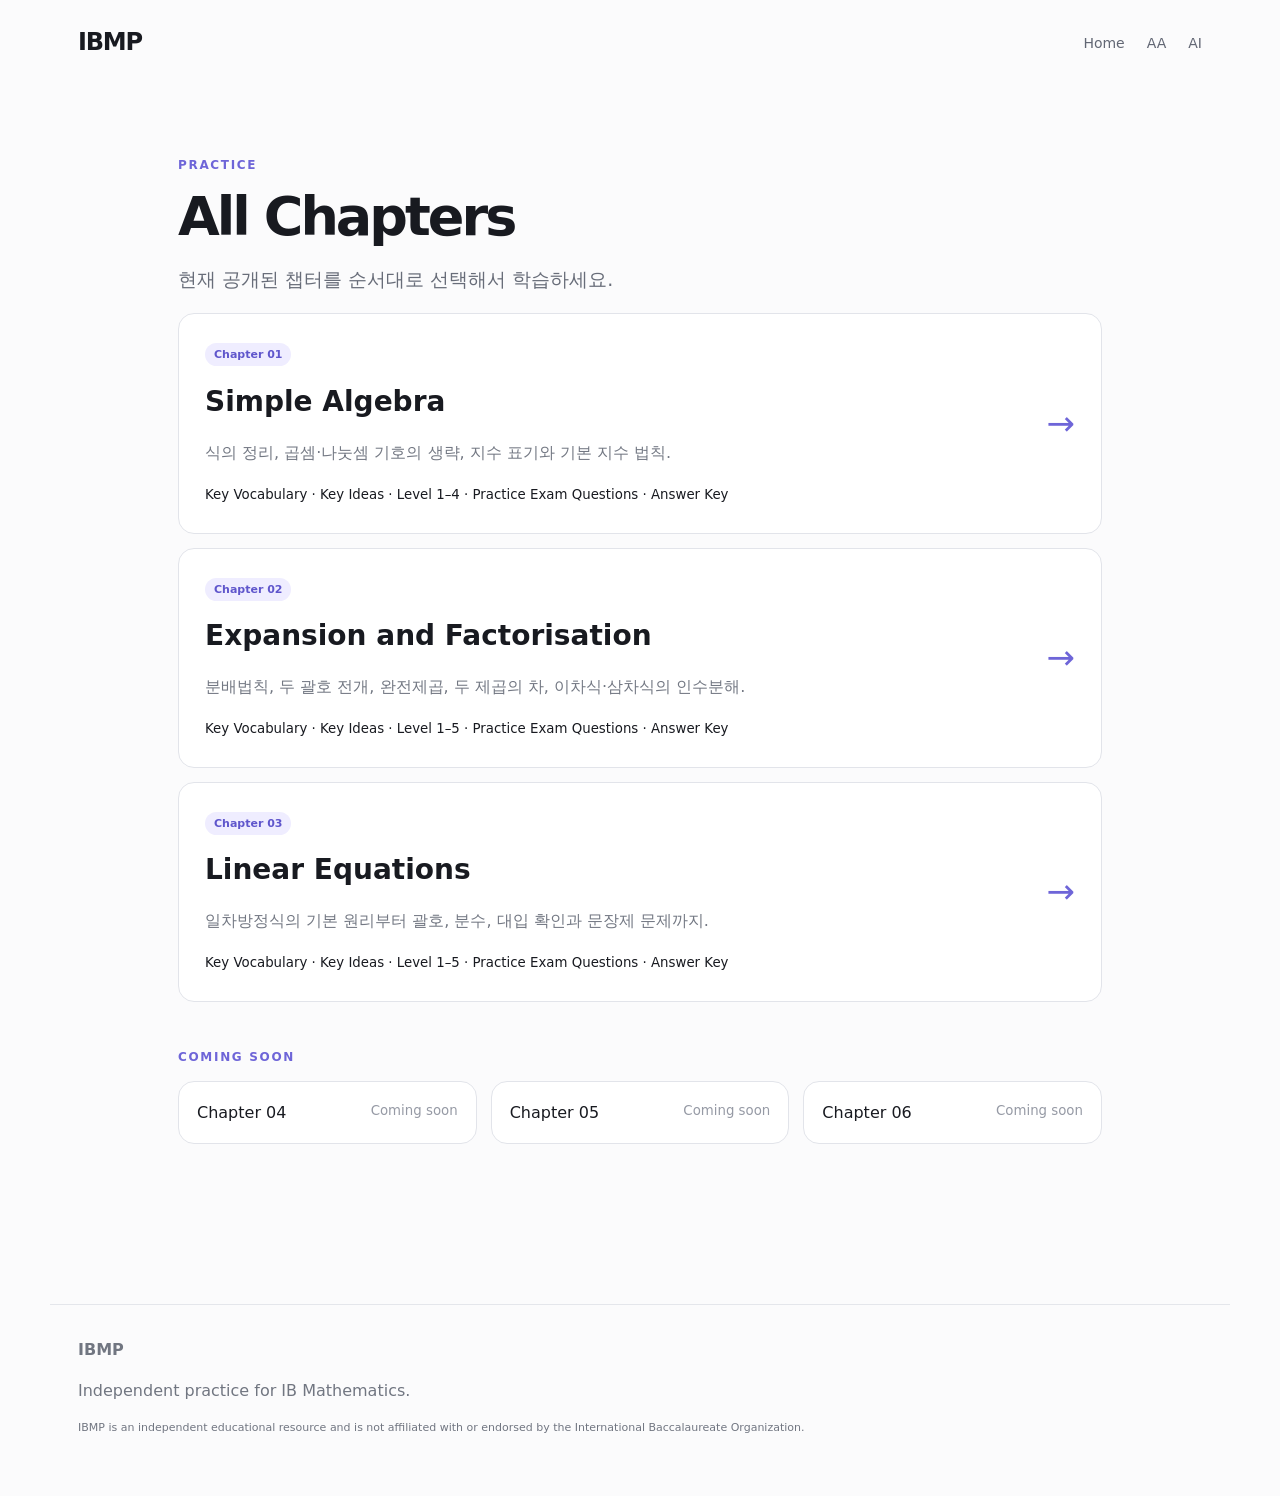
<file: chapters.html>
<!doctype html>
<html lang="en">
<head>
<meta charset="utf-8">
<meta name="viewport" content="width=device-width,initial-scale=1">
<title>All Chapters — IBMP</title>
<link rel="stylesheet" href="styles.css">
</head>
<body>
<header class="header">
  <a class="brand" href="index.html">IBMP</a>
  <nav><a href="index.html">Home</a><a href="aa.html">AA</a><a href="ai.html">AI</a></nav>
</header>

<main class="page wide">
  <div class="eyebrow">Practice</div>
  <h1>All Chapters</h1>
  <p class="lead">현재 공개된 챕터를 순서대로 선택해서 학습하세요.</p>

  <a class="featured" href="algebra.html">
    <div>
      <span class="pill">Chapter 01</span>
      <h3>Simple Algebra</h3>
      <p>식의 정리, 곱셈·나눗셈 기호의 생략, 지수 표기와 기본 지수 법칙.</p>
      <small>Key Vocabulary · Key Ideas · Level 1–4 · Practice Exam Questions · Answer Key</small>
    </div>
    <div class="arrow">→</div>
  </a>

  <a class="featured" href="chapter2.html" style="margin-top:14px;">
    <div>
      <span class="pill">Chapter 02</span>
      <h3>Expansion and Factorisation</h3>
      <p>분배법칙, 두 괄호 전개, 완전제곱, 두 제곱의 차, 이차식·삼차식의 인수분해.</p>
      <small>Key Vocabulary · Key Ideas · Level 1–5 · Practice Exam Questions · Answer Key</small>
    </div>
    <div class="arrow">→</div>
  </a>

  <a class="featured" href="chapter3.html" style="margin-top:14px;">
    <div>
      <span class="pill">Chapter 03</span>
      <h3>Linear Equations</h3>
      <p>일차방정식의 기본 원리부터 괄호, 분수, 대입 확인과 문장제 문제까지.</p>
      <small>Key Vocabulary · Key Ideas · Level 1–5 · Practice Exam Questions · Answer Key</small>
    </div>
    <div class="arrow">→</div>
  </a>

  <section style="margin-top:46px;">
    <div class="eyebrow">Coming soon</div>
    <div class="grid three">
      <div class="mini">Chapter 04 <small>Coming soon</small></div>
      <div class="mini">Chapter 05 <small>Coming soon</small></div>
      <div class="mini">Chapter 06 <small>Coming soon</small></div>
    </div>
  </section>
</main>

<footer>
<strong>IBMP</strong>
<p>Independent practice for IB Mathematics.</p>
<p class="disclaimer">IBMP is an independent educational resource and is not affiliated with or endorsed by the International Baccalaureate Organization.</p>
</footer>
</body>
</html>
</file>
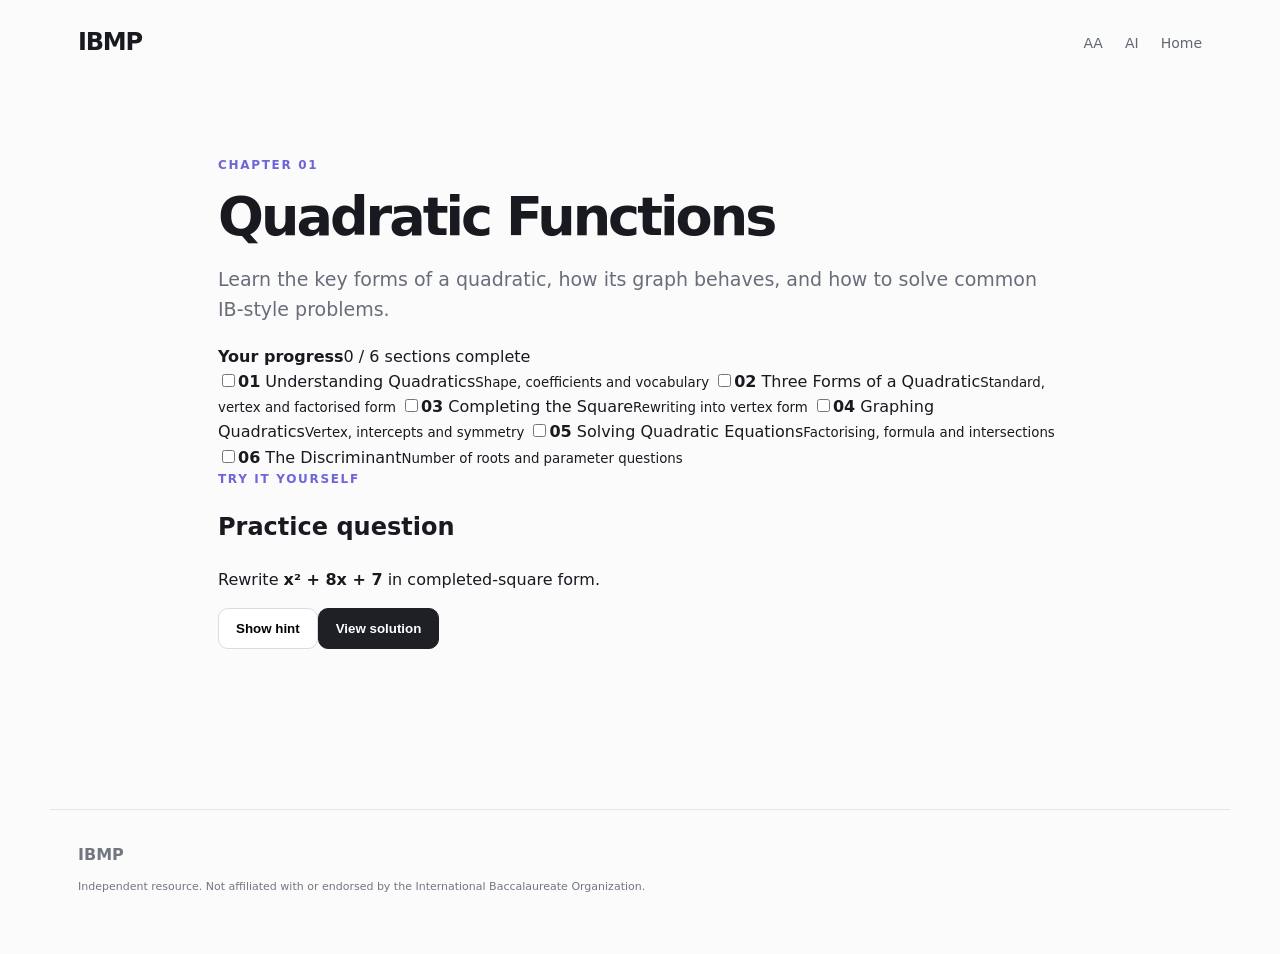
<file: quadratics.html>
<!doctype html><html lang="en"><head><meta charset="utf-8"><meta name="viewport" content="width=device-width,initial-scale=1"><title>Quadratic Functions — IBMP</title><link rel="stylesheet" href="styles.css"><script defer src="script.js"></script></head><body>
<header class="header"><a class="brand" href="index.html">IBMP</a><nav><a href="aa.html">AA</a><a href="ai.html">AI</a><a href="index.html">Home</a></nav></header>
<main class="page">
<div class="eyebrow">Chapter 01</div><h1>Quadratic Functions</h1><p class="lead">Learn the key forms of a quadratic, how its graph behaves, and how to solve common IB-style problems.</p>
<div class="progress"><div><strong>Your progress</strong><span id="progressText">0 / 6 sections complete</span></div><div class="track"><div id="progressBar" class="fill"></div></div></div>
<div class="lessons">
<label><input type="checkbox" data-progress><span><b>01</b> Understanding Quadratics<small>Shape, coefficients and vocabulary</small></span></label>
<label><input type="checkbox" data-progress><span><b>02</b> Three Forms of a Quadratic<small>Standard, vertex and factorised form</small></span></label>
<label><input type="checkbox" data-progress><span><b>03</b> Completing the Square<small>Rewriting into vertex form</small></span></label>
<label><input type="checkbox" data-progress><span><b>04</b> Graphing Quadratics<small>Vertex, intercepts and symmetry</small></span></label>
<label><input type="checkbox" data-progress><span><b>05</b> Solving Quadratic Equations<small>Factorising, formula and intersections</small></span></label>
<label><input type="checkbox" data-progress><span><b>06</b> The Discriminant<small>Number of roots and parameter questions</small></span></label>
</div>
<section class="practice"><div class="eyebrow">Try it yourself</div><h2>Practice question</h2><p>Rewrite <strong>x² + 8x + 7</strong> in completed-square form.</p>
<button class="btn" id="hintBtn">Show hint</button><button class="btn primary" id="solutionBtn">View solution</button>
<div id="hintBox" class="answer hidden"><strong>Hint:</strong> Half of 8 is 4. Think about (x + 4)².</div>
<div id="solutionBox" class="answer hidden"><strong>Solution</strong><p>x² + 8x + 7 = (x + 4)² − 16 + 7 = <strong>(x + 4)² − 9</strong></p></div>
</section>
</main>
<footer><strong>IBMP</strong><p class="disclaimer">Independent resource. Not affiliated with or endorsed by the International Baccalaureate Organization.</p></footer>
</body></html>
</file>
<file: styles.css>
*{box-sizing:border-box}html{scroll-behavior:smooth}body{margin:0;font-family:Inter,system-ui,-apple-system,Segoe UI,sans-serif;color:#181a20;background:#fbfbfc;line-height:1.58}a{text-decoration:none;color:inherit}.header{max-width:1180px;margin:auto;padding:24px 28px;display:flex;justify-content:space-between;align-items:center}.brand{font-size:24px;font-weight:800;letter-spacing:-.05em}.header nav{display:flex;gap:22px;color:#626774;font-size:14px}.hero{max-width:1180px;margin:70px auto 20px;padding:0 28px 80px;display:grid;grid-template-columns:1.2fr .8fr;gap:60px;align-items:center}.hero h1,.page h1{font-size:62px;line-height:1.03;letter-spacing:-.055em;margin:0 0 20px}.hero h1 span{color:#6e65d8}.hero p,.lead{font-size:19px;color:#686d79}.eyebrow{text-transform:uppercase;letter-spacing:.14em;font-size:12px;font-weight:800;color:#6e65d8;margin-bottom:14px}.actions{display:flex;gap:10px;margin-top:28px}.btn,.reveal{padding:12px 17px;border:1px solid #dadce4;background:white;border-radius:10px;font-weight:700;cursor:pointer}.btn.primary{background:#1f2025;color:white;border-color:#1f2025}.preview,.card,.featured,.mini,.lesson,.key-box,.example,.toc{background:white;border:1px solid #e2e4ea;border-radius:16px}.preview{padding:22px;box-shadow:0 12px 35px rgba(20,20,35,.06)}.preview-top{display:flex;justify-content:space-between;font-size:14px}.preview-top span:last-child,.pill{background:#efedff;color:#5f56cc;border-radius:99px;padding:5px 9px;font-size:11px;font-weight:800}.formula{font-family:Georgia,serif;text-align:center;font-size:28px;margin:34px 0}.rule-stack{display:grid;gap:10px}.rule-stack div{display:flex;gap:12px;align-items:center;background:#f7f7fa;border-radius:10px;padding:11px}.rule-stack span{display:inline-flex;min-width:44px;justify-content:center;color:#6e65d8;font-weight:800}.preview small{display:block;margin-top:18px;color:#7b808c}.section{max-width:1180px;margin:auto;padding:72px 28px}.section h2{font-size:38px;letter-spacing:-.04em;margin:0 0 28px}.grid{display:grid;gap:14px}.four{grid-template-columns:repeat(4,1fr)}.three{grid-template-columns:repeat(3,1fr)}.card{padding:22px;min-height:180px}.card b{color:#6e65d8}.card p{color:#747985}.card span{font-size:13px;font-weight:800}.featured{padding:26px;display:flex;justify-content:space-between;align-items:center}.featured h3{font-size:28px;margin:14px 0 8px}.featured p{color:#737883}.arrow{font-size:34px;color:#6e65d8}.mini{padding:18px;display:flex;justify-content:space-between}.mini small{color:#969aa5}.page{max-width:900px;margin:70px auto;padding:0 28px 90px}.page.wide{max-width:980px}.page h1{font-size:54px}.chapter-meta{display:flex;flex-wrap:wrap;gap:8px;margin:20px 0}.chapter-meta span{font-size:12px;padding:6px 10px;border-radius:999px;background:#f0f1f5;color:#626774}.toc{padding:22px;margin:30px 0;display:grid;grid-template-columns:repeat(3,1fr);gap:9px 18px}.toc .eyebrow{grid-column:1/-1;margin-bottom:2px}.toc a{font-size:14px;color:#505662}.toc a:hover{color:#6e65d8}.lesson{padding:28px;margin:24px 0}.lesson-head{display:flex;gap:18px;align-items:flex-start}.lesson-head h2{margin:0;font-size:30px;letter-spacing:-.035em}.lesson-head p{margin:4px 0 0;color:#737883}.num{display:inline-flex;min-width:48px;height:42px;border-radius:12px;background:#efedff;color:#5f56cc;align-items:center;justify-content:center;font-weight:800;padding:0 10px}.key-box,.example{padding:18px;margin-top:18px}.key-box{background:#faf9ff}.key-box p{margin:8px 0}.tag{font-size:11px;text-transform:uppercase;letter-spacing:.12em;font-weight:800;color:#6e65d8;margin-bottom:8px}.solution,.answer{margin-top:12px;background:#f6f6f8;border-radius:10px;padding:14px}.exercise h3{margin-top:28px;font-size:17px}.questions{display:grid;grid-template-columns:1fr 1fr;gap:8px 44px;padding-left:26px}.questions li{padding:3px 0}.reveal{margin-top:18px}.hidden{display:none}.key-list{display:grid;gap:8px}.exam-list{display:grid;gap:20px}.exam-list li{padding:14px;background:#fafafa;border-radius:12px}.note{margin-top:18px;background:#fff8e8;border:1px solid #f0dfad;padding:14px;border-radius:10px;color:#6e6040;font-size:13px}.answer-grid{display:grid;gap:12px;margin-top:20px}details{background:#fafafa;border:1px solid #e3e4e8;border-radius:12px;padding:14px}summary{cursor:pointer;font-weight:800;color:#4f4b9a}.disclaimer{font-size:11px;max-width:760px}footer{max-width:1180px;margin:auto;border-top:1px solid #e4e6eb;padding:32px 28px 48px;color:#717681}@media(max-width:800px){.hero{grid-template-columns:1fr}.hero h1,.page h1{font-size:44px}.four{grid-template-columns:1fr 1fr}.three,.toc,.questions{grid-template-columns:1fr}}@media(max-width:520px){.four{grid-template-columns:1fr}.actions{flex-direction:column}.lesson{padding:20px}.lesson-head{gap:12px}.lesson-head h2{font-size:25px}}
/* Vocabulary table patch — keeps the original v3 layout */
.vocab-table-section{
  padding:28px;
  margin:30px 0;
  background:#fff;
  border:1px solid #e2e4ea;
  border-radius:16px;
}
.vocab-table-heading{
  display:flex;
  justify-content:space-between;
  align-items:flex-start;
  gap:20px;
  margin-bottom:20px;
}
.vocab-table-heading h2{
  margin:0 0 6px;
  font-size:28px;
  letter-spacing:-.035em;
}
.vocab-table-heading p{
  margin:0;
  color:#737883;
}
.vocab-term-count{
  flex:0 0 auto;
  padding:6px 10px;
  background:#efedff;
  color:#5f56cc;
  border-radius:999px;
  font-size:11px;
  font-weight:800;
}
.vocab-table-wrap{
  overflow:hidden;
  border:1px solid #e5e6eb;
  border-radius:12px;
}
.vocab-table{
  width:100%;
  border-collapse:collapse;
  background:#fff;
}
.vocab-table th,
.vocab-table td{
  padding:12px 16px;
  text-align:left;
  border-bottom:1px solid #ececf1;
}
.vocab-table th{
  background:#f7f6ff;
  color:#514ca0;
  font-size:12px;
  text-transform:uppercase;
  letter-spacing:.08em;
}
.vocab-table td:first-child{
  width:50%;
  font-weight:700;
  color:#272831;
}
.vocab-table tr:last-child td{
  border-bottom:none;
}
.vocab-table tbody tr:hover{
  background:#fafaff;
}
@media(max-width:520px){
  .vocab-table-heading{flex-direction:column}
  .vocab-table th,.vocab-table td{padding:11px 12px}
}
</file>
